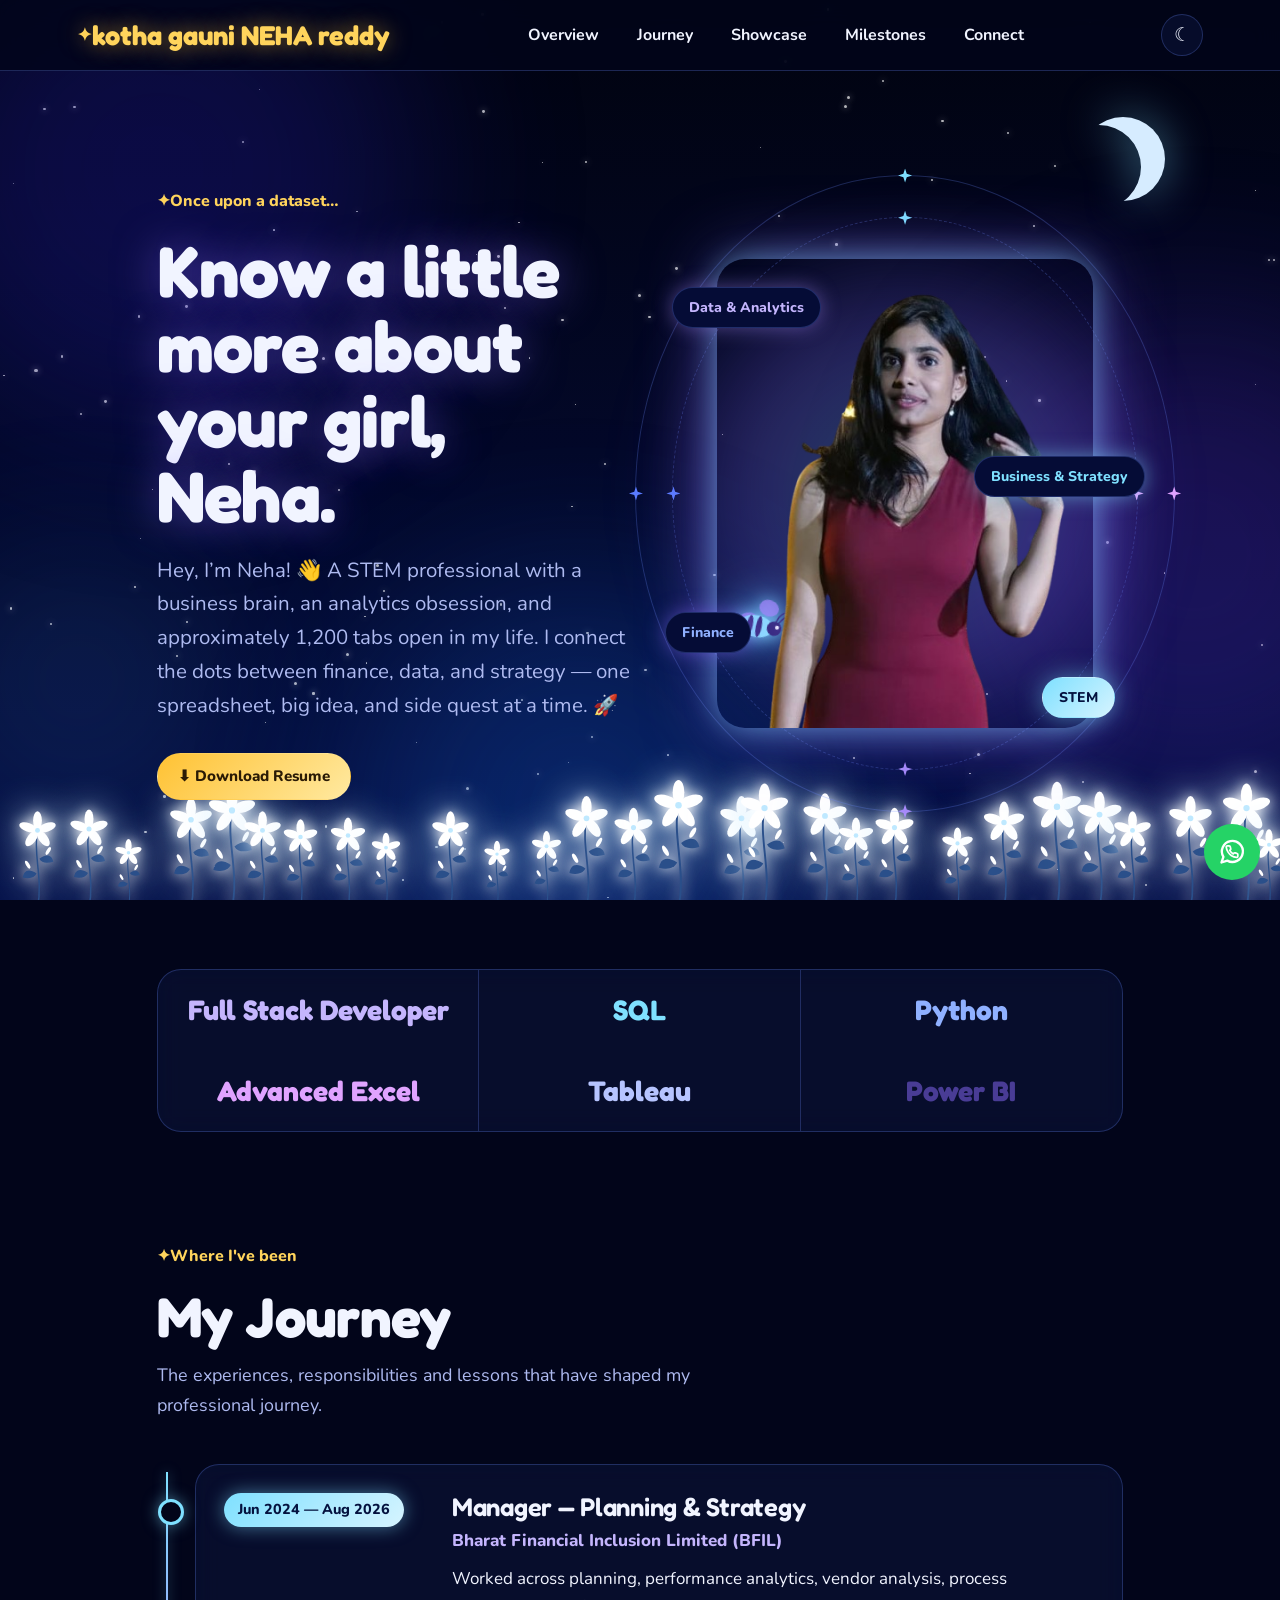
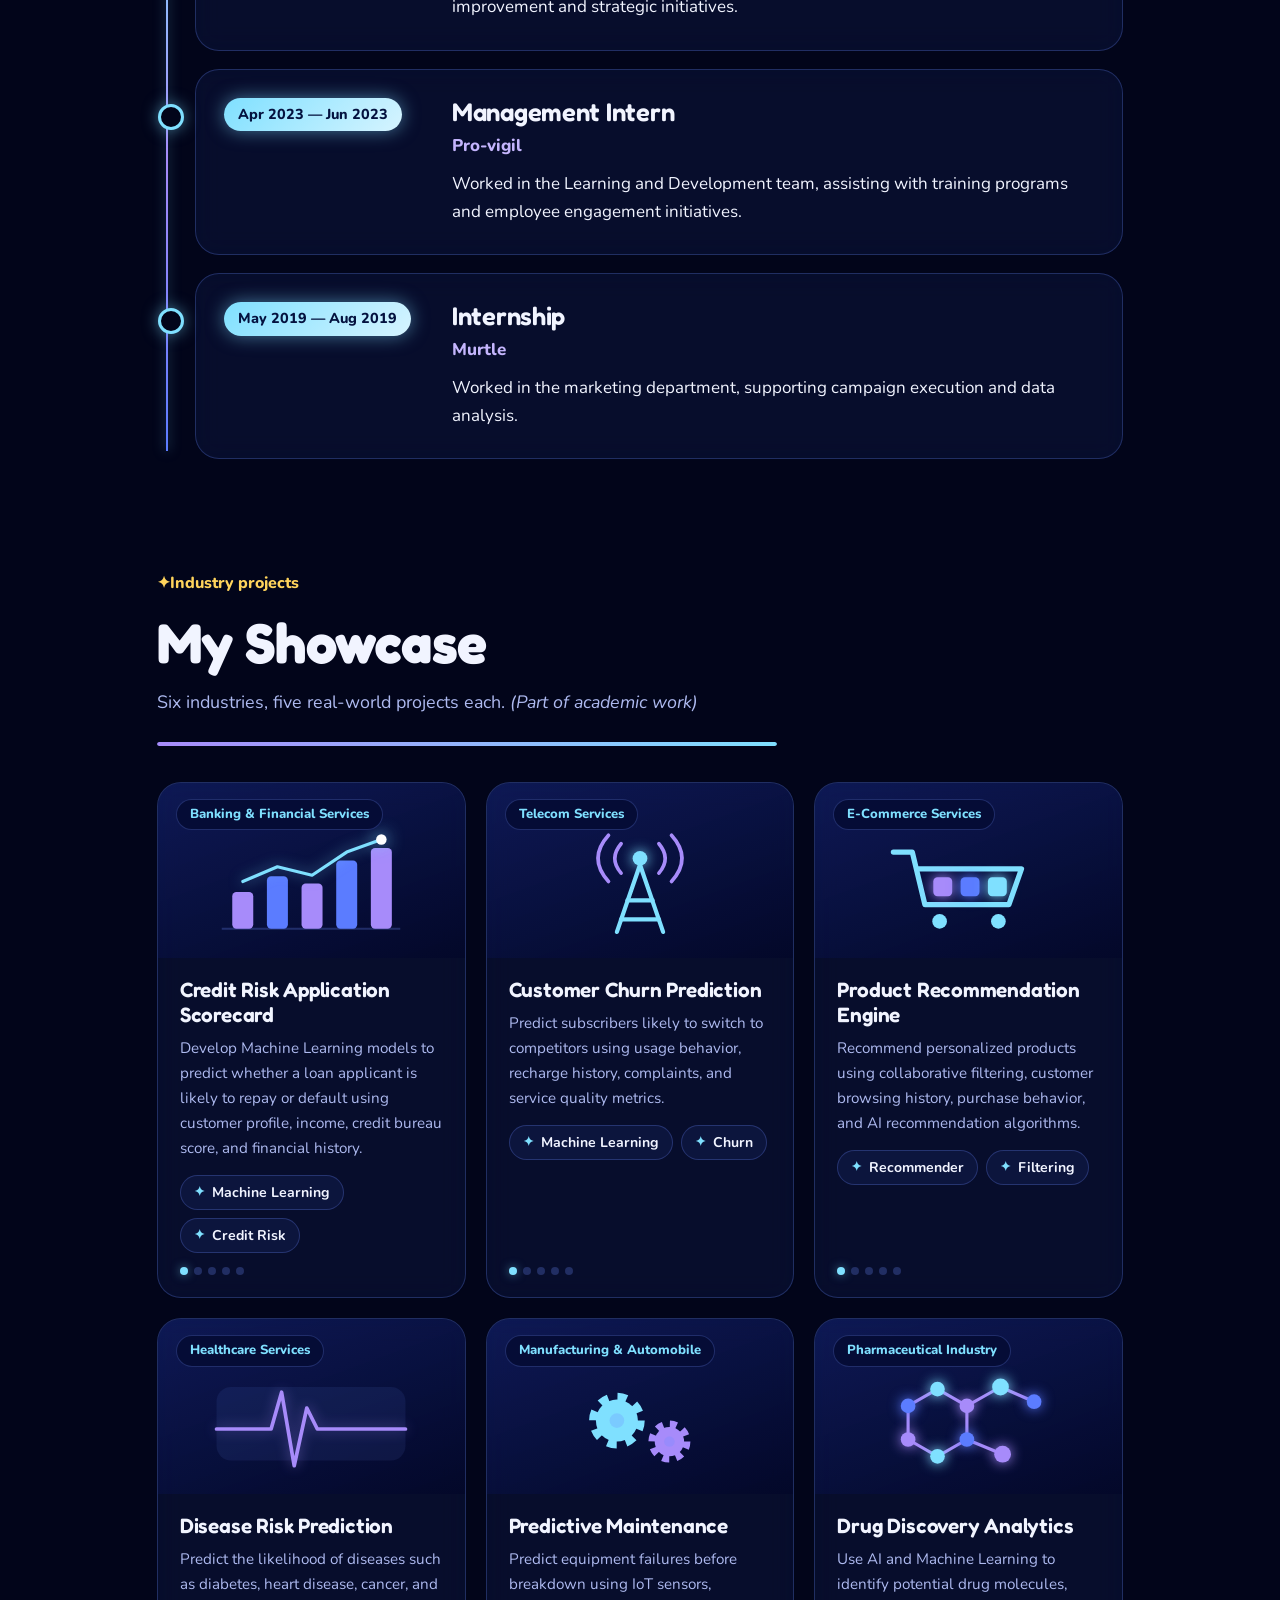
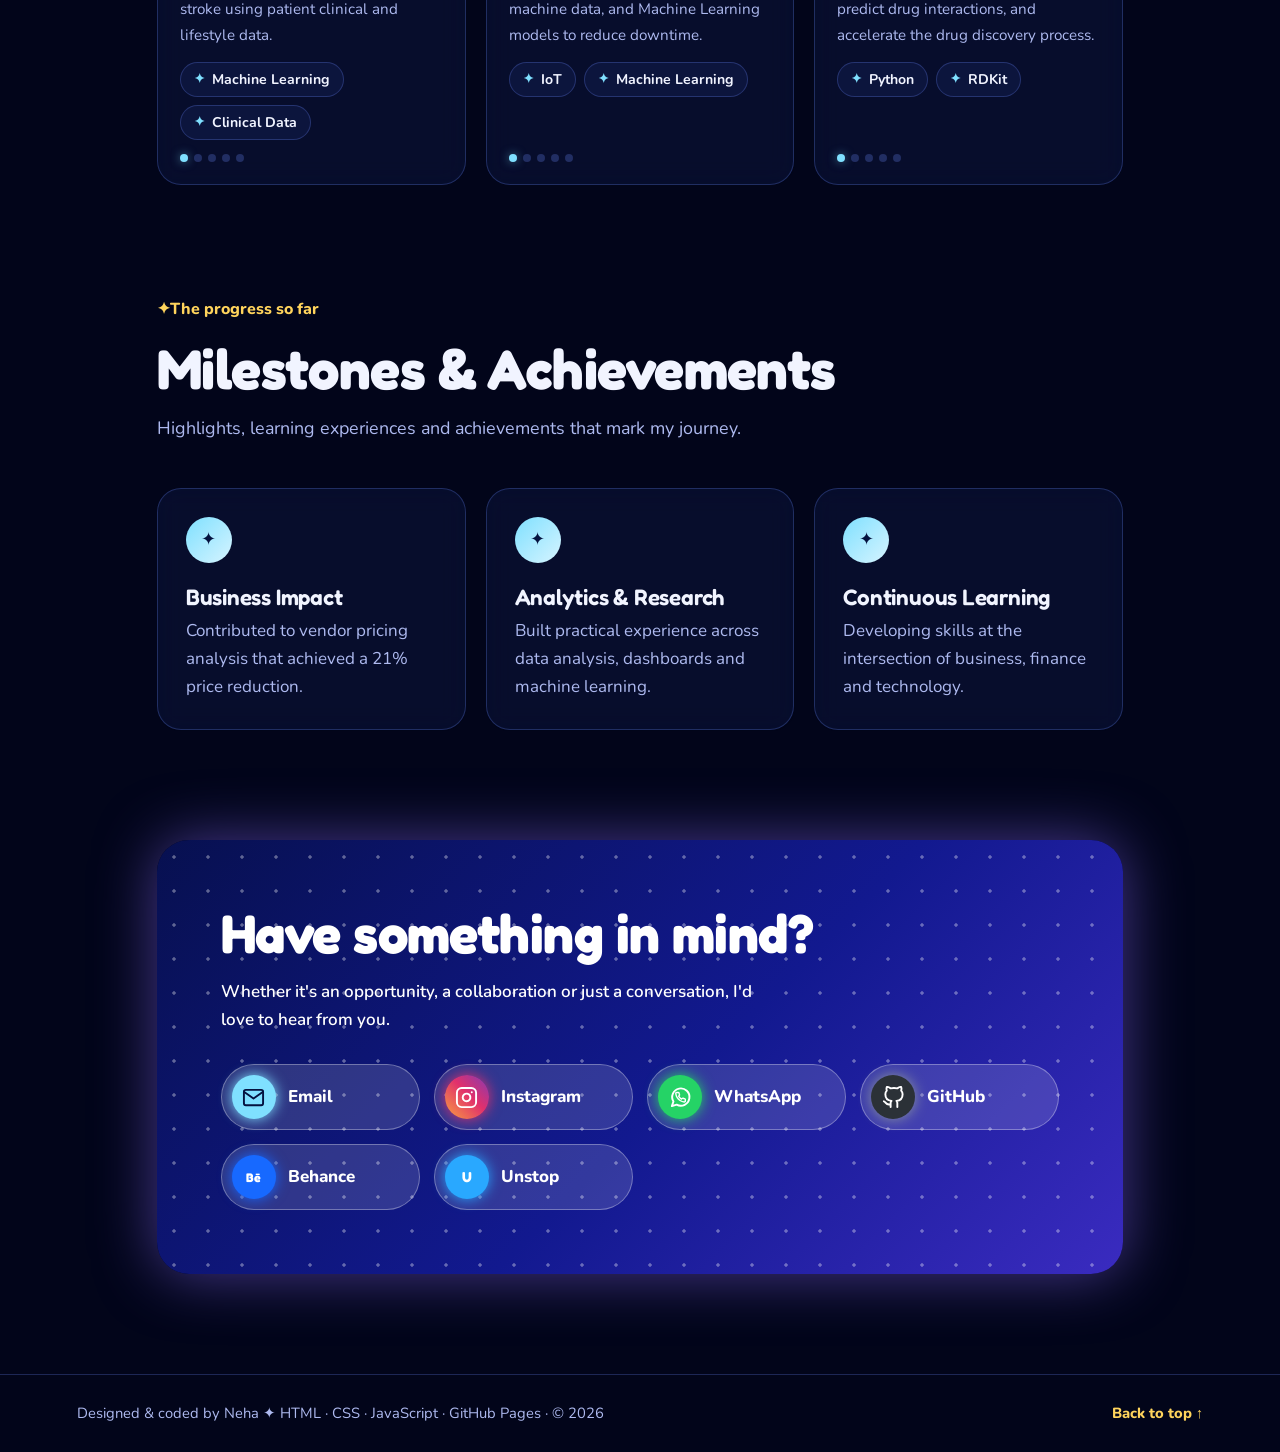
<file: index.html>
<!DOCTYPE html>
<html lang="en">
<head>
<meta charset="UTF-8" />
<meta name="viewport" content="width=device-width, initial-scale=1.0" />
<title>Neha Reddy | Hyderabad | Business, Finance &amp; Analytics</title>
<meta name="description" content="Neha's professional journey, projects and achievements across business, finance, strategy and analytics." />
<meta name="theme-color" content="#02051a" />
<link rel="canonical" href="https://nehaardy.github.io/" />
<meta property="og:type" content="website" />
<meta property="og:site_name" content="Neha Reddy" />
<meta property="og:title" content="Neha Reddy | Business, Finance &amp; Analytics" />
<meta property="og:description" content="Neha's professional journey, projects and achievements across business, finance, strategy and analytics." />
<meta property="og:url" content="https://nehaardy.github.io/" />
<meta property="og:image" content="https://nehaardy.github.io/og-image.png" />
<meta property="og:image:width" content="1200" />
<meta property="og:image:height" content="630" />
<meta name="twitter:card" content="summary_large_image" />
<meta name="twitter:title" content="Neha Reddy | Business, Finance &amp; Analytics" />
<meta name="twitter:description" content="Neha's professional journey, projects and achievements across business, finance, strategy and analytics." />
<meta name="twitter:image" content="https://nehaardy.github.io/og-image.png" />
<link rel="icon" href="data:image/svg+xml,%3Csvg xmlns='http://www.w3.org/2000/svg' viewBox='0 0 100 100'%3E%3Crect width='100' height='100' rx='24' fill='%2306124a'/%3E%3Ctext x='50' y='70' font-size='62' text-anchor='middle' fill='%23ffd45c' font-family='Arial' font-weight='700'%3EN%3C/text%3E%3C/svg%3E" />
<link rel="preconnect" href="https://fonts.googleapis.com" />
<link rel="preconnect" href="https://fonts.gstatic.com" crossorigin />
<link href="https://fonts.googleapis.com/css2?family=Fredoka:wght@500;600;700&family=Nunito:wght@400;600;700;800&display=swap" rel="stylesheet" />

<style>
/* =====================================================================
   ===================== CSS STARTS HERE ===============================
   ===================================================================== */

/* ---------- CSS: TOKENS, DEEP NIGHT (default) ---------- */
:root{
  --sky:linear-gradient(180deg,#01030f 0%,#030828 50%,#06124a 100%);
  --bg:#02051a;
  --surface:rgba(70,100,230,.09);
  --solid:#050c36;
  --header-bg:rgba(2,5,26,.82);
  --ink:#f1f4ff;
  --muted:#aebaf0;
  --edge:rgba(110,140,255,.26);
  --gold:#7fe0ff;
  --gold-soft:#d6f4ff;
  --moon:#d6ecff;
  --gold-ink:#7fe0ff;
  --blue:#a78bfa;
  --blue-ink:#c4b5fd;
  --violet:#5b7cff;
  --violet-ink:#8fb0ff;
  --purple-ink:#e0a3ff;
  --indigo-ink:#b6c4ff;
  --glow-g:rgba(127,224,255,.50);
  --glow-b:rgba(167,139,250,.45);
  --glow-v:rgba(139,108,255,.50);
  --on-gold:#04123f;
  --pop:#ffc233;--pop-soft:#ffe9a0;--pop-ink:#ffd45c;--on-pop:#2a1a05;--glow-p:rgba(255,194,51,.55);
  --viz-bg:linear-gradient(160deg,rgba(30,55,190,.28),rgba(2,6,40,.70));
  --night:1;
  --sp1:#7fe0ff;--sp2:#8fd6ff;--sp3:#8b6cff;--sp4:#ffffff;--sp5:#b8a4ff;
  --head:'Fredoka','Trebuchet MS',Arial,sans-serif;
  --body:'Nunito','Helvetica Neue',Arial,sans-serif;
  color-scheme:dark;
}
/* ---------- CSS: TOKENS, DAY ---------- */
body.light-theme{
  --sky:linear-gradient(180deg,#ffcf8a 0%,#ffe6bd 55%,#fff6e2 100%);
  --bg:#fff2dc;
  --surface:rgba(255,255,255,.72);
  --solid:#fffaf0;
  --header-bg:rgba(255,242,220,.88);
  --ink:#4a2a0a;
  --muted:#8a5a2b;
  --edge:rgba(180,100,20,.26);
  --gold:#ffb300;
  --gold-soft:#ffe9a0;
  --moon:#ffe9a8;
  --gold-ink:#a35a00;
  --blue:#d9482b;
  --blue-ink:#b3331a;
  --violet:#8a4b1f;
  --violet-ink:#7a3d12;
  --purple-ink:#c2410c;
  --indigo-ink:#9a3412;
  --glow-g:rgba(255,179,0,.55);
  --glow-b:rgba(217,72,43,.38);
  --glow-v:rgba(217,72,43,.30);
  --on-gold:#4a2a0a;
  --pop:#1e3a8a;--pop-soft:#5b7bd9;--pop-ink:#1e3a8a;--on-pop:#ffffff;--glow-p:--glow-p:rgba(30,58,138,.45);
     --viz-bg:linear-gradient(160deg,rgba(255,255,255,.92),rgba(255,226,170,.78));
  --night:0;
  --sp1:#ffb300;--sp2:#ff8a3d;--sp3:#e8572b;--sp4:#fff2b8;--sp5:#c2410c;
  color-scheme:light;
}

*{box-sizing:border-box;margin:0;padding:0}
html{scroll-behavior:smooth;scroll-padding-top:90px}
body{background:var(--bg);color:var(--ink);font-family:var(--body);font-size:17px;line-height:1.65;transition:background .4s,color .4s}
a{color:inherit;text-decoration:none}
button{font:inherit;color:inherit;cursor:pointer}
h1,h2,h3,h4{font-family:var(--head);line-height:1.1;letter-spacing:-.01em}
:focus-visible{outline:3px solid var(--gold);outline-offset:3px;border-radius:8px}
::selection{background:var(--gold);color:var(--on-gold)}

/* ---------- CSS: MOVING BACKGROUND ---------- */
.bg{position:fixed;inset:0;z-index:-1;overflow:hidden;pointer-events:none}
.sky{position:absolute;inset:0;background:var(--sky);transition:background .4s}
.layer{position:absolute;inset:0;transition:opacity .5s}
.night-only{opacity:var(--night)}

.stars i{position:absolute;border-radius:50%;background:#fff;box-shadow:0 0 6px #fff;
  opacity:.7;animation:twinkle var(--d,4s) ease-in-out infinite}
@keyframes twinkle{0%,100%{opacity:.15;transform:scale(.8)}50%{opacity:1;transform:scale(1.35)}}

.neb{position:absolute;border-radius:50%;filter:blur(90px);will-change:transform;opacity:.26}
.n1{width:520px;height:520px;background:#2a22c4;top:-10%;left:-8%;animation:drift1 26s ease-in-out infinite}
.n2{width:480px;height:480px;background:#5a2cc8;top:35%;right:-12%;animation:drift2 30s ease-in-out infinite}
.n3{width:440px;height:440px;background:#1560d0;bottom:-14%;left:28%;animation:drift3 34s ease-in-out infinite}
.n4{width:260px;height:260px;background:#4fa8ff;opacity:.12;bottom:10%;left:-4%;animation:drift2 38s ease-in-out infinite reverse}
body.light-theme .neb{opacity:.22}
body.light-theme .n1{background:#ffb347}
body.light-theme .n2{background:#ff7a45}
body.light-theme .n3{background:#ffd45c}
body.light-theme .n4{background:#ff9d6b;opacity:.18}
@keyframes drift1{0%,100%{transform:translate(0,0) scale(1)}50%{transform:translate(18vw,14vh) scale(1.15)}}
@keyframes drift2{0%,100%{transform:translate(0,0) scale(1)}50%{transform:translate(-16vw,-12vh) scale(1.2)}}
@keyframes drift3{0%,100%{transform:translate(0,0) scale(1.1)}50%{transform:translate(-14vw,-16vh) scale(.9)}}

.moon{position:absolute;top:13%;right:9%;width:84px;height:84px;border-radius:50%;
  box-shadow:inset -24px 8px 0 0 var(--moon);filter:drop-shadow(0 0 22px var(--glow-g));
  animation:moonBob 9s ease-in-out infinite}
@keyframes moonBob{0%,100%{transform:translateY(0) rotate(-8deg)}50%{transform:translateY(-16px) rotate(4deg)}}

.cloud{position:absolute;left:-30vw;width:260px;height:64px;border-radius:64px;
  background:rgba(130,160,255,.11);filter:blur(12px);animation:cloudMove linear infinite}
.cloud::before,.cloud::after{content:"";position:absolute;border-radius:50%;background:inherit}
.cloud::before{width:110px;height:90px;left:30px;top:-40px}
.cloud::after{width:90px;height:70px;left:120px;top:-26px}
.c1{top:18%;animation-duration:90s}
.c2{top:46%;transform:scale(1.4);animation-duration:120s;animation-delay:-50s}
.c3{top:70%;transform:scale(.9);animation-duration:100s;animation-delay:-20s}
body.light-theme .cloud{background:rgba(255,236,200,.8)}
@keyframes cloudMove{to{translate:150vw 0}}

.shoot{position:absolute;right:-5%;width:140px;height:2px;border-radius:2px;opacity:0;
  background:linear-gradient(90deg,#fff,rgba(255,255,255,0));filter:drop-shadow(0 0 6px #fff);
  animation:shoot 9s linear infinite}
.sh1{top:12%;animation-delay:1s}
.sh2{top:30%;animation-delay:4.5s;animation-duration:11s}
.sh3{top:6%;animation-delay:7s;animation-duration:13s}
@keyframes shoot{
  0%{transform:rotate(-20deg) translateX(0);opacity:0}
  3%{opacity:1}
  14%{transform:rotate(-20deg) translateX(-95vw);opacity:0}
  100%{transform:rotate(-20deg) translateX(-95vw);opacity:0}
}

.sparks i{position:absolute;bottom:-30px;background:var(--c,#ffd45c);
  clip-path:polygon(50% 0,62% 38%,100% 50%,62% 62%,50% 100%,38% 62%,0 50%,38% 38%);
  filter:drop-shadow(0 0 6px var(--c,#ffd45c));opacity:0;
  animation:rise var(--t,18s) linear infinite}
@keyframes rise{
  0%{transform:translate(0,0) rotate(0);opacity:0}
  10%{opacity:.95}
  50%{transform:translate(var(--x,30px),-55vh) rotate(180deg)}
  90%{opacity:.8}
  100%{transform:translate(calc(var(--x,30px) * -1),-112vh) rotate(360deg);opacity:0}
}

.fw{position:absolute;width:0;height:0}
.fw i{position:absolute;left:0;top:0;width:5px;height:5px;border-radius:50%;
  background:var(--c);box-shadow:0 0 10px var(--c);animation:fwOut 1.6s ease-out forwards}
@keyframes fwOut{
  0%{transform:translate(0,0) scale(1);opacity:1}
  75%{opacity:1}
  100%{transform:translate(var(--dx),calc(var(--dy) + 34px)) scale(.3);opacity:0}
}

/* ---------- CSS: SUN, SUNFLOWERS, JASMINE, BEE ---------- */
.day-only{opacity:calc(1 - var(--night))}

/* sun (day) */
.sun{position:absolute;top:9%;right:8%;width:100px;height:100px;border-radius:50%;
  background:radial-gradient(circle at 35% 35%,#fff6c2,#ffd45c 55%,#ffb300);
  box-shadow:0 0 50px 14px rgba(255,192,46,.65);animation:moonBob 9s ease-in-out infinite}
.sun::before{content:"";position:absolute;inset:-38px;border-radius:50%;
  background:repeating-conic-gradient(var(--gold) 0 5deg,transparent 5deg 22.5deg);
  -webkit-mask:radial-gradient(circle,transparent 52%,#000 54%,#000 100%);
  mask:radial-gradient(circle,transparent 52%,#000 54%,#000 100%);
  animation:spin 40s linear infinite}
body:not(.light-theme) .sun{display:none}

/* garden: sunflowers by day, jasmine by night */
.garden{position:absolute;left:0;right:0;bottom:0;top:auto;height:30vh;pointer-events:none}
.flower{position:absolute;bottom:-8px;transform-origin:50% 100%;
  animation:sway var(--s,6s) ease-in-out infinite alternate}
.flower svg{display:block;width:100%;height:auto;overflow:visible}
@keyframes sway{from{transform:rotate(-3.5deg)}to{transform:rotate(3.5deg)}}
.flower .jas{display:none;filter:drop-shadow(0 0 7px #fff) drop-shadow(0 0 18px rgba(190,230,255,.85))}
body:not(.light-theme) .flower .sunf{display:none}
body:not(.light-theme) .flower .jas{display:block}
body.light-theme .flower .jas{display:none}
.jas-petal{fill:#fff}
.jas-glow{animation:jasGlow 3.2s ease-in-out infinite alternate}
@keyframes jasGlow{from{opacity:.75}to{opacity:1}}

/* bee */
.bee{position:absolute;left:0;top:0;width:58px;z-index:2;will-change:transform;
  --bee-body:#ffc928;--bee-dark:#2a1a05;--bee-wing:rgba(255,255,255,.75);
  filter:drop-shadow(0 3px 4px rgba(0,0,0,.25))}
body:not(.light-theme) .bee{
  --bee-body:#8ff0ff;--bee-dark:#2b1f6b;--bee-wing:rgba(167,139,250,.75);
  filter:drop-shadow(0 0 8px #7fe0ff) drop-shadow(0 0 20px #4fc3ff)}
.bee svg{display:block;width:100%;height:auto;overflow:visible}
.bee .b-body{fill:var(--bee-body)}
.bee .b-dark{fill:var(--bee-dark)}
.bee .b-wing{fill:var(--bee-wing);transform-box:fill-box;transform-origin:50% 100%;
  animation:flap .09s ease-in-out infinite alternate}
.bee .b-wing.w2{animation-delay:-.045s}
@keyframes flap{from{transform:scaleY(1)}to{transform:scaleY(.35)}}

/* bee trick: sparkle trail */
.trail{position:absolute;width:12px;height:12px;margin:-6px 0 0 -6px;background:var(--pop);
  clip-path:polygon(50% 0,62% 38%,100% 50%,62% 62%,50% 100%,38% 62%,0 50%,38% 38%);
  filter:drop-shadow(0 0 6px var(--pop));pointer-events:none;z-index:1;animation:trailFade .9s ease-out forwards}
@keyframes trailFade{to{opacity:0;transform:translate(var(--tx),var(--ty)) scale(.2) rotate(180deg)}}

/* bee quote bubble */
.bee-quote{position:absolute;left:0;top:0;z-index:3;width:max-content;max-width:min(250px,72vw);
  padding:10px 14px;border-radius:16px;background:var(--solid);color:var(--ink);
  border:1px solid var(--edge);box-shadow:0 0 22px var(--glow-p);
  font-weight:800;font-size:.9rem;line-height:1.35;text-align:center;
  opacity:0;transform:translateY(6px) scale(.95);transition:opacity .3s,transform .3s;pointer-events:none}
.bee-quote.show{opacity:1;transform:none}
.bee-quote::after{content:"";position:absolute;bottom:-6px;left:var(--tail,50%);width:12px;height:12px;margin-left:-6px;
  background:var(--solid);border-right:1px solid var(--edge);border-bottom:1px solid var(--edge);transform:rotate(45deg)}

/* ---------- CSS: SUNRISE / MOONRISE THEME WIPE ---------- */
.theme-wipe{position:fixed;inset:0;z-index:450;overflow:hidden;pointer-events:none}
.theme-wipe .disc{position:absolute;left:50%;top:50%;border-radius:50%;margin:-55px 0 0 -55px;width:110px;height:110px}
.theme-wipe.to-day{background:linear-gradient(180deg,#ffcf8a 0%,#ffe6bd 55%,#fff6e2 100%)}
.theme-wipe.to-day .disc{background:radial-gradient(circle at 35% 35%,#fff6c2,#ffd45c 55%,#ffb300);box-shadow:0 0 70px 20px rgba(255,179,0,.7)}
.theme-wipe.to-night{background:linear-gradient(180deg,#01030f 0%,#030828 50%,#06124a 100%)}
.theme-wipe.to-night .disc{width:90px;height:90px;margin:-45px 0 0 -45px;box-shadow:inset -26px 8px 0 0 #d6ecff;filter:drop-shadow(0 0 26px rgba(127,224,255,.7))}

/* ---------- CSS: HEADER ---------- */
.header{position:sticky;top:0;z-index:100;display:flex;align-items:center;gap:16px;
  padding:14px 6%;background:var(--header-bg);border-bottom:1px solid var(--edge);
  backdrop-filter:blur(14px);-webkit-backdrop-filter:blur(14px)}
.logo{order:1;font-family:var(--head);font-weight:700;font-size:1.7rem;line-height:1;
  color:var(--pop-ink);text-shadow:0 0 22px var(--glow-p)}
.logo::before{content:"\2726 ";font-size:1.1rem;vertical-align:.2em}
.navigation{order:2;margin-inline:auto;display:flex;align-items:center;gap:6px}
.navigation>a{padding:8px 16px;border-radius:999px;font-weight:700;font-size:1rem;transition:background .2s,box-shadow .2s,color .2s}
.navigation>a:hover{background:var(--surface);color:var(--pop-ink);box-shadow:0 0 18px var(--glow-p)}
.header-actions{order:3;display:flex;gap:10px;align-items:center}
.icon-btn{width:42px;height:42px;border-radius:50%;border:1px solid var(--edge);background:var(--surface);
  display:grid;place-items:center;font-size:1.2rem;line-height:1;transition:transform .2s,box-shadow .2s,border-color .2s}
.icon-btn:hover{transform:translateY(-2px);border-color:var(--gold);box-shadow:0 0 20px var(--glow-g)}
.sun-icon,.moon-icon{grid-area:1/1}
.sun-icon{display:none}
body.light-theme .sun-icon{display:inline}
body.light-theme .moon-icon{display:none}
#menu-close{display:none}

/* ---------- CSS: BUTTONS ---------- */
.btn{display:inline-flex;align-items:center;gap:8px;padding:13px 26px;border:1px solid var(--edge);
  border-radius:999px;font-weight:800;background:var(--surface);
  backdrop-filter:blur(8px);-webkit-backdrop-filter:blur(8px);
  transition:transform .2s,box-shadow .25s,border-color .25s}
.btn:hover{transform:translateY(-3px);border-color:var(--gold);box-shadow:0 0 26px var(--glow-g)}
.btn-primary{background:linear-gradient(135deg,var(--pop),var(--pop-soft));color:var(--on-pop);border-color:transparent;
  animation:glowPulseP 2.8s ease-in-out infinite}
.btn-primary:hover{box-shadow:0 0 38px var(--glow-p);border-color:transparent}
.btn-sm{padding:10px 20px;font-size:.95rem}
@keyframes glowPulseP{
  0%,100%{box-shadow:0 0 14px var(--glow-p)}
  50%{box-shadow:0 0 34px var(--glow-p),0 0 6px var(--glow-p)}
}
@keyframes glowPulse{
  0%,100%{box-shadow:0 0 14px var(--glow-g)}
  50%{box-shadow:0 0 34px var(--glow-g),0 0 6px var(--glow-g)}
}

/* ---------- CSS: LAYOUT ---------- */
main{overflow-x:clip}
.wrap{width:min(1120px,100%);margin-inline:auto;padding-inline:6%}
.section{padding-top:110px}
.pill{display:inline-block;color:var(--pop-ink);font-weight:800;font-size:1rem;margin-bottom:16px}
.pill::before{content:"\2726 ";color:var(--pop-ink)}
.section h2{font-size:clamp(2.2rem,5vw,3.5rem);font-weight:700;margin-bottom:14px}
.lead{color:var(--muted);font-size:1.12rem;max-width:620px;margin-bottom:44px}

/* ---------- CSS: HERO (text + portrait with orbits) ---------- */
.hero{position:relative;display:grid;grid-template-columns:1.05fr .95fr;gap:48px;align-items:center;
  width:min(1120px,100%);margin-inline:auto;min-height:calc(100svh - 72px);padding:56px 6% 40px}
.hero-text{animation:rise2 .9s cubic-bezier(.2,.8,.2,1) both}
.hero .pill{margin-bottom:18px}
.hero h1{font-size:clamp(2.6rem,5.6vw,4.6rem);font-weight:700;line-height:1.05;margin-bottom:20px;
  text-shadow:0 0 44px var(--glow-v)}
.intro{color:var(--muted);font-size:clamp(1.08rem,2vw,1.28rem);max-width:520px;margin:0 0 30px}
.cta-row{display:flex;flex-wrap:wrap;gap:14px}
@keyframes bob{0%,100%{translate:0 0}50%{translate:0 -9px}}
@keyframes rise2{from{opacity:0;transform:translateY(26px)}to{opacity:1;transform:none}}
@keyframes spin{to{transform:rotate(360deg)}}

.portrait{position:relative;width:min(400px,86%);aspect-ratio:4/5;margin-inline:auto;
  --rx:0deg;--ry:0deg;perspective:900px}
.aura{position:absolute;inset:-12%;border-radius:50%;
  background:radial-gradient(circle,var(--glow-g),var(--glow-v) 45%,transparent 70%);
  filter:blur(40px);opacity:.55;animation:auraPulse 6s ease-in-out infinite}
@keyframes auraPulse{0%,100%{transform:scale(.92);opacity:.4}50%{transform:scale(1.08);opacity:.7}}

.orbit{position:absolute;border-radius:50%;pointer-events:none}
.o1{inset:-9% -12%;border:1.5px dashed var(--edge);animation:spin 40s linear infinite}
.o2{inset:-18% -22%;border:1px solid var(--edge);animation:spin 60s linear infinite reverse}
.orbit i{position:absolute;width:14px;height:14px;background:var(--gold);
  clip-path:polygon(50% 0,62% 38%,100% 50%,62% 62%,50% 100%,38% 62%,0 50%,38% 38%);
  filter:drop-shadow(0 0 6px var(--gold))}
.orbit i:nth-child(1){top:-7px;left:calc(50% - 7px);background:var(--gold);filter:drop-shadow(0 0 6px var(--gold))}
.orbit i:nth-child(2){bottom:-7px;left:calc(50% - 7px);background:var(--blue);filter:drop-shadow(0 0 6px var(--blue))}
.orbit i:nth-child(3){top:calc(50% - 7px);left:-7px;background:var(--violet);filter:drop-shadow(0 0 6px var(--violet))}
.orbit i:nth-child(4){top:calc(50% - 7px);right:-7px;background:var(--purple-ink);filter:drop-shadow(0 0 6px var(--purple-ink))}

.portrait-img{position:absolute;inset:0;width:100%;height:100%;object-fit:cover;object-position:50% 20%;
  display:block;border:0;border-radius:28px;
  box-shadow:0 0 30px var(--glow-g),0 0 70px var(--glow-v);
  transform:rotateX(var(--rx)) rotateY(var(--ry));
  transition:transform .25s ease-out;
  animation:imgGlow 5s ease-in-out infinite}
@keyframes imgGlow{
  0%,100%{box-shadow:0 0 30px var(--glow-g),0 0 70px var(--glow-v)}
  50%{box-shadow:0 0 50px var(--glow-g),0 0 110px var(--glow-v)}
}

.chip{position:absolute;z-index:3;padding:8px 16px;border:1px solid var(--edge);border-radius:999px;
  background:var(--solid);font-weight:800;font-size:.88rem;white-space:nowrap;
  animation:bob 5s ease-in-out infinite}
.chip-a{top:6%;left:-12%;color:var(--blue-ink);box-shadow:0 0 20px var(--glow-b)}
.chip-b{top:42%;right:-14%;color:var(--gold-ink);box-shadow:0 0 20px var(--glow-g);animation-delay:-1.6s}
.chip-c{bottom:16%;left:-14%;color:var(--violet-ink);box-shadow:0 0 20px var(--glow-v);animation-delay:-3.2s}
.chip-d{bottom:2%;right:-6%;color:var(--on-gold);background:linear-gradient(135deg,var(--gold),var(--gold-soft));
  border-color:transparent;box-shadow:0 0 24px var(--glow-g);animation-delay:-2.4s}

/* ---------- CSS: STATS (skills), 3 columns x 2 rows with divider lines ---------- */
.stats{display:grid;grid-template-columns:repeat(3,1fr);background:var(--surface);
  border:1px solid var(--edge);border-radius:24px;backdrop-filter:blur(12px);-webkit-backdrop-filter:blur(12px)}
.stat{padding:24px 16px;text-align:center;border-right:1px solid var(--edge)}
.stat:nth-child(3n){border-right:0}
.stat:nth-child(n+4){border-bottom:0}
.stat strong{display:block;font-family:var(--head);font-size:clamp(1.25rem,2.2vw,1.9rem);font-weight:700;line-height:1.15;color:var(--blue-ink)}
.stat:nth-child(2) strong{color:var(--gold-ink)}
.stat:nth-child(3) strong{color:var(--violet-ink)}
.stat:nth-child(4) strong{color:var(--purple-ink)}
.stat:nth-child(5) strong{color:var(--indigo-ink)}
.stat:nth-child(6) strong{color:var(--glow-v)}

/* ---------- CSS: CARDS / JOURNEY ---------- */
.t-item,.m-card{background:var(--surface);border:1px solid var(--edge);border-radius:24px;
  backdrop-filter:blur(12px);-webkit-backdrop-filter:blur(12px);
  transition:transform .3s,box-shadow .3s,border-color .3s}
.t-item:hover,.m-card:hover{transform:translateY(-4px);border-color:var(--gold);box-shadow:0 0 34px var(--glow-g)}

.timeline{position:relative;display:grid;gap:18px;padding-left:38px}
.timeline::before{content:"";position:absolute;left:9px;top:8px;bottom:8px;width:2px;
  background:linear-gradient(var(--gold),var(--blue),var(--violet));box-shadow:0 0 12px var(--glow-g)}
.t-item{position:relative;display:grid;grid-template-columns:200px 1fr;gap:28px;padding:28px}
.t-item::before{content:"";position:absolute;left:-38px;top:34px;width:20px;height:20px;border-radius:50%;
  background:var(--bg);border:3px solid var(--gold);box-shadow:0 0 16px var(--glow-g)}
.t-date{align-self:start;justify-self:start;padding:5px 14px;background:linear-gradient(135deg,var(--gold),var(--gold-soft));
  color:var(--on-gold);border-radius:999px;font-weight:800;font-size:.9rem;box-shadow:0 0 18px var(--glow-g)}
.t-item h3{font-size:1.6rem;font-weight:600;margin-bottom:6px}
.company{color:var(--blue-ink);font-weight:800;margin-bottom:10px}

/* ---------- CSS: SHOWCASE (6 fixed industries, rotating projects) ---------- */
.chips{display:flex;flex-wrap:wrap;gap:8px;list-style:none}
.chips li{display:flex;align-items:center;gap:7px;padding:5px 13px;background:var(--surface);
  border:1px solid var(--edge);border-radius:999px;font-weight:700;font-size:.88rem;transition:box-shadow .25s,border-color .25s}
.chips li:hover{border-color:var(--gold);box-shadow:0 0 16px var(--glow-g)}
.chips li::before{content:"\2726";color:var(--gold-ink);font-size:.8rem}

/* countdown bar (restarts every 3 seconds) */
.rot-track{height:4px;max-width:620px;margin:-20px 0 36px;border-radius:4px;background:var(--edge);overflow:hidden}
#rot-bar{height:100%;width:0;border-radius:4px;background:linear-gradient(90deg,var(--blue),var(--gold));
  animation:rotbar 3s linear forwards}
@keyframes rotbar{to{width:100%}}

/* industry cards */
.ind-grid{display:grid;grid-template-columns:repeat(3,1fr);gap:20px}
.ind{display:flex;flex-direction:column;overflow:hidden;background:var(--surface);border:1px solid var(--edge);
  border-radius:24px;backdrop-filter:blur(12px);-webkit-backdrop-filter:blur(12px);
  transition:transform .3s,box-shadow .3s,border-color .3s}
.ind:hover{transform:translateY(-4px);border-color:var(--gold);box-shadow:0 0 34px var(--glow-g)}
.ind-viz{position:relative;display:grid;place-items:center;min-height:175px;padding:44px 16px 10px;background:var(--viz-bg)}
.ind-viz svg{width:100%;max-width:210px;height:auto;overflow:visible}
.viz-label{position:absolute;left:18px;top:16px;z-index:2;padding:4px 13px;border-radius:999px;
  background:var(--solid);border:1px solid var(--edge);color:var(--gold-ink);font-weight:800;font-size:.82rem}
.ind-body{display:flex;flex-direction:column;flex:1;padding:20px 22px 22px}
.proj{flex:1;min-height:215px;transition:opacity .5s,transform .5s}
.proj.out{opacity:0;transform:translateY(8px)}
.proj h4{font-family:var(--head);font-size:1.3rem;font-weight:600;line-height:1.2;margin-bottom:8px}
.proj p{color:var(--muted);font-size:.95rem;margin-bottom:14px}
.dots{display:flex;gap:6px;margin-top:14px}
.dots i{width:8px;height:8px;border-radius:50%;background:var(--edge);transition:background .3s,box-shadow .3s}
.dots i.on{background:var(--gold);box-shadow:0 0 10px var(--glow-g)}

/* graphic helpers */
.f-gold{fill:var(--gold)}.f-blue{fill:var(--blue)}.f-violet{fill:var(--violet)}
.s-gold{stroke:var(--gold)}.s-blue{stroke:var(--blue)}.s-violet{stroke:var(--violet)}.s-edge{stroke:var(--edge)}
.f-ink{fill:var(--ink)}.f-track{fill:var(--edge)}

/* graphic animations: molecule (pharma) */
.bond{fill:none;stroke:var(--blue);stroke-width:3;stroke-linecap:round;stroke-linejoin:round;
  filter:drop-shadow(0 0 5px var(--glow-b))}
.atom{transform-box:fill-box;transform-origin:center;animation:pulseAtom 3s ease-in-out infinite;
  filter:drop-shadow(0 0 6px currentColor)}
.atom:nth-of-type(2n){animation-delay:-.8s}
.atom:nth-of-type(3n){animation-delay:-1.6s}
@keyframes pulseAtom{0%,100%{transform:scale(1)}50%{transform:scale(1.28)}}
.fillbar{transform-box:fill-box;transform-origin:left;animation:fillBar 3.6s ease-in-out infinite alternate}
@keyframes fillBar{0%{transform:scaleX(.15)}100%{transform:scaleX(1)}}

/* graphic animations: bars + trend (banking) */
.gbar{transform-box:fill-box;transform-origin:bottom;animation:growBar 2.8s ease-in-out infinite alternate}
.gbar:nth-of-type(2){animation-delay:-.4s}
.gbar:nth-of-type(3){animation-delay:-.8s}
.gbar:nth-of-type(4){animation-delay:-1.2s}
.gbar:nth-of-type(5){animation-delay:-1.6s}
@keyframes growBar{from{transform:scaleY(.25)}to{transform:scaleY(1)}}
.trend{fill:none;stroke:var(--gold);stroke-width:3;stroke-linecap:round;stroke-linejoin:round;
  stroke-dasharray:260;animation:drawLine 3.4s ease-in-out infinite alternate;
  filter:drop-shadow(0 0 6px var(--glow-g))}
@keyframes drawLine{from{stroke-dashoffset:260}to{stroke-dashoffset:0}}
.endpoint{fill:#fff;transform-box:fill-box;transform-origin:center;animation:pulseAtom 1.8s ease-in-out infinite;
  filter:drop-shadow(0 0 8px var(--gold))}

/* graphic animations: signal waves (telecom) */
.wave{fill:none;stroke:var(--blue);stroke-width:3.5;stroke-linecap:round;animation:wave 1.8s ease-in-out infinite}
.w2{animation-delay:-.9s}
@keyframes wave{0%,100%{opacity:.2}50%{opacity:1}}

/* graphic animations: ECG line (healthcare) */
.ecg{fill:none;stroke:var(--blue);stroke-width:3.5;stroke-linecap:round;stroke-linejoin:round;
  stroke-dasharray:340;animation:ecg 3s linear infinite;filter:drop-shadow(0 0 6px var(--glow-b))}
@keyframes ecg{from{stroke-dashoffset:340}to{stroke-dashoffset:0}}

/* graphic animations: gears (manufacturing) */
.gear{transform-box:fill-box;transform-origin:center;animation:spin 9s linear infinite}
.gear.rev{animation-direction:reverse;animation-duration:7s}

/* ---------- CSS: MILESTONES ---------- */
.m-grid{display:grid;grid-template-columns:repeat(3,1fr);gap:20px}
.m-card{padding:28px}
.m-icon{display:grid;place-items:center;width:46px;height:46px;margin-bottom:22px;border-radius:50%;
  background:linear-gradient(135deg,var(--gold),var(--gold-soft));color:var(--on-gold);font-size:1.15rem;
  animation:glowPulse 3s ease-in-out infinite}
.m-card:nth-child(2) .m-icon{animation-delay:-1s}
.m-card:nth-child(3) .m-icon{animation-delay:-2s}
.m-card h3{font-size:1.4rem;font-weight:600;margin-bottom:8px}
.m-card p{color:var(--muted)}

/* ---------- CSS: CONNECT + SOCIAL ICONS ---------- */
.connect-card{position:relative;overflow:hidden;padding:clamp(32px,6vw,64px);
  background:linear-gradient(135deg,#071050 0%,#12198f 55%,#3a2bc0 100%);color:#ffffff;
  border-radius:32px;box-shadow:0 0 60px var(--glow-v)}
.connect-card::before{content:"";position:absolute;inset:0;opacity:.35;
  background-image:radial-gradient(circle,#fff 1.4px,transparent 2px);background-size:34px 34px;
  animation:dots 20s linear infinite}
@keyframes dots{to{background-position:34px 34px}}
.connect-card::after{content:"";position:absolute;inset:0;pointer-events:none;
  background:linear-gradient(110deg,transparent 35%,rgba(255,255,255,.22) 50%,transparent 65%);
  transform:translateX(-120%);animation:sheen 6s ease-in-out infinite}
@keyframes sheen{0%,55%{transform:translateX(-120%)}100%{transform:translateX(120%)}}
.connect-card h2{position:relative;font-size:clamp(2.2rem,5vw,3.4rem);font-weight:700;margin-bottom:14px}
.connect-card>p{position:relative;max-width:560px;margin-bottom:30px;font-weight:600}
.socials{position:relative;z-index:1;display:grid;grid-template-columns:repeat(auto-fit,minmax(190px,1fr));gap:14px}
.social{--c:var(--gold);display:flex;align-items:center;gap:12px;padding:10px 20px 10px 10px;border-radius:999px;
  background:rgba(255,255,255,.14);border:1px solid rgba(255,255,255,.32);color:#fff;font-weight:800;
  transition:transform .2s,box-shadow .25s,background .25s}
.social:hover{transform:translateY(-4px);background:rgba(255,255,255,.24);box-shadow:0 0 30px var(--c)}
.ico{flex:none;width:44px;height:44px;border-radius:50%;display:grid;place-items:center;color:#fff;
  background:var(--c);box-shadow:0 0 14px var(--c)}
.ico svg{width:23px;height:23px;fill:none;stroke:currentColor;stroke-width:2;stroke-linecap:round;stroke-linejoin:round}
body.light-theme .connect-card{background:linear-gradient(135deg,#7a2e0a 0%,#c2410c 55%,#f59e0b 100%);box-shadow:0 0 60px var(--glow-g)}
.s-mail{--c:var(--gold)}.s-mail .ico{color:var(--on-gold)}
.s-git{--c:#8b949e}.s-git .ico{background:#2b3137}
.s-insta{--c:#e1306c}.s-insta .ico{background:linear-gradient(45deg,#f9a03f,#e1306c 55%,#833ab4)}
.s-behance{--c:#1769ff}
.s-unstop{--c:#29a8ff}
.s-wa{--c:#25d366}

.wa-float{position:fixed;right:20px;bottom:20px;z-index:90;width:56px;height:56px;border-radius:50%;
  display:grid;place-items:center;background:#25d366;color:#fff;
  box-shadow:0 0 0 0 rgba(37,211,102,.6);animation:waPulse 2.4s ease-out infinite;transition:transform .2s}
.wa-float:hover{transform:scale(1.08)}
.wa-float svg{width:28px;height:28px;fill:none;stroke:currentColor;stroke-width:2;stroke-linecap:round;stroke-linejoin:round}
@keyframes waPulse{
  0%{box-shadow:0 0 0 0 rgba(37,211,102,.55),0 0 18px rgba(37,211,102,.5)}
  100%{box-shadow:0 0 0 22px rgba(37,211,102,0),0 0 18px rgba(37,211,102,.5)}
}

/* ---------- CSS: PASSCODE POPUP ---------- */
.modal{position:fixed;inset:0;z-index:500;display:grid;place-items:center;padding:20px;background:rgba(1,3,15,.7);backdrop-filter:blur(6px);-webkit-backdrop-filter:blur(6px)}
.modal[hidden]{display:none}
.modal-card{position:relative;width:min(400px,100%);padding:32px 28px;background:var(--solid);border:1px solid var(--edge);border-radius:24px;box-shadow:0 0 50px var(--glow-v)}
.modal-card h3{font-size:1.6rem;margin-bottom:8px}
.modal-card p{color:var(--muted);margin-bottom:16px}
.modal-card input{width:100%;padding:12px 16px;margin-bottom:10px;border-radius:999px;border:1px solid var(--edge);background:var(--surface);color:var(--ink);font:inherit}
.modal-x{position:absolute;top:12px;right:12px;width:36px;height:36px}
.modal-card .rm-msg{min-height:1.4em;margin-bottom:12px;color:#ff8f8f;font-weight:700;font-size:.92rem}

/* ---------- CSS: FOOTER ---------- */
.footer{display:flex;flex-wrap:wrap;justify-content:space-between;gap:12px;margin-top:100px;padding:26px 6%;
  border-top:1px solid var(--edge);color:var(--muted);font-size:.92rem}
.footer a{color:var(--pop-ink);font-weight:800}
.footer a:hover{text-decoration:underline}

/* ---------- CSS: MOBILE MENU + RESPONSIVE ---------- */
@media (max-width:900px){
  .navigation{position:fixed;top:0;right:0;z-index:300;flex-direction:column;align-items:flex-start;justify-content:center;
    gap:8px;width:min(380px,86vw);height:100dvh;padding:90px 32px 40px;margin:0;
    background:var(--solid);border-left:1px solid var(--edge);box-shadow:-20px 0 60px rgba(0,0,0,.35);
    transform:translateX(105%);visibility:hidden;pointer-events:none;
    transition:transform .4s cubic-bezier(.22,1,.36,1),visibility .4s}
  .navigation.is-open{transform:none;visibility:visible;pointer-events:auto}
  .navigation>a{width:100%;padding:10px 0;border-radius:0;border-bottom:1px solid var(--edge);
    font-family:var(--head);font-size:1.9rem;font-weight:600}
  .navigation>a:hover{background:transparent;box-shadow:none}
  #menu-close{display:grid;position:absolute;top:16px;right:16px;font-size:1.7rem}
  body.menu-open{overflow:hidden}
  .header-actions{margin-left:auto}
  .hero{grid-template-columns:1fr;gap:64px;min-height:auto;padding-top:40px;text-align:center}
  .intro{margin-inline:auto}
  .cta-row{justify-content:center}
  .portrait{order:-1;width:min(340px,76%);margin-top:20px}
  .ind-grid{grid-template-columns:repeat(2,1fr)}
  .m-grid{grid-template-columns:1fr}
  .t-item{grid-template-columns:1fr;gap:14px}
  .section{padding-top:84px}
  .moon{width:60px;height:60px;box-shadow:inset -17px 6px 0 0 var(--moon)}
  .sun{width:70px;height:70px}
  .sun::before{inset:-26px}
}
@media (min-width:901px){#menu-toggle{display:none}}
@media (max-width:600px){
  body{font-size:16px}
  .logo{font-size:1.15rem}
  .header-actions .btn-sm{display:none}
  .stats{grid-template-columns:1fr}
  .stat{border-right:0;border-bottom:1px solid var(--edge)}
  .stat:nth-child(n+4){border-bottom:1px solid var(--edge)}
  .stat:last-child{border-bottom:0}
  .ind-grid{grid-template-columns:1fr}
  .timeline{padding-left:32px}
  .t-item::before{left:-32px}
  .chip{font-size:.78rem;padding:6px 12px}
  .chip-a{left:-8%}.chip-b{right:-8%}.chip-c{left:-8%}.chip-d{right:-2%}
  .neb{filter:blur(60px)}
  .wa-float{width:50px;height:50px;right:14px;bottom:14px}
  .bee{width:44px}
}
@media (prefers-reduced-motion:reduce){
  *,*::before,*::after{animation:none!important;transition:none!important;scroll-behavior:auto!important}
}

/* =====================================================================
   ===================== CSS ENDS HERE =================================
   ===================================================================== */
</style>
</head>

<body>
<script>
/* first paint: night by default, or the theme the visitor saved last time */
(function () {
  var sv = null;
  try { sv = localStorage.getItem("theme"); } catch (e) {}
  document.body.classList.toggle("light-theme", sv === "light");
})();
</script>
<!-- =====================================================================
     ===================== HTML STARTS HERE ==============================
     ===================================================================== -->

<!-- HTML: MOVING BACKGROUND -->
<div class="bg" aria-hidden="true">
  <div class="sky"></div>
  <div class="layer night-only stars" id="stars"></div>
  <div class="neb n1"></div><div class="neb n2"></div><div class="neb n3"></div><div class="neb n4"></div>
  <div class="layer night-only"><div class="moon"></div></div>
  <div class="layer day-only"><div class="sun"></div></div>
  <div class="layer night-only"><div class="shoot sh1"></div><div class="shoot sh2"></div><div class="shoot sh3"></div></div>
  <div class="layer"><div class="cloud c1"></div><div class="cloud c2"></div><div class="cloud c3"></div></div>
  <div class="layer sparks" id="sparks"></div>
  <div class="garden" id="garden"></div>
  <div class="bee" id="bee">
    <svg viewBox="0 0 64 48">
      <ellipse class="b-wing" cx="28" cy="13" rx="11" ry="9" transform="rotate(-20 28 13)"/>
      <ellipse class="b-wing w2" cx="38" cy="12" rx="11" ry="9" transform="rotate(10 38 12)"/>
      <polygon class="b-dark" points="15,28 5,28 15,31"/>
      <ellipse class="b-body" cx="32" cy="28" rx="19" ry="12"/>
      <ellipse class="b-dark" cx="25" cy="28" rx="3.2" ry="11.3"/>
      <ellipse class="b-dark" cx="35" cy="28" rx="3.2" ry="11.6"/>
      <circle class="b-dark" cx="52" cy="27" r="8"/>
      <circle cx="55" cy="25" r="2.2" fill="#fff"/>
      <path d="M56 20 Q60 12 66 11 M53 19 Q55 11 60 8" stroke="var(--bee-dark)" stroke-width="1.6" fill="none" stroke-linecap="round"/>
    </svg>
  </div>
  <div class="layer night-only" id="fireworks"></div>
</div>

<!-- HTML: HEADER -->
<header class="header">
  <a href="#Overview" class="logo">kotha gauni NEHA reddy</a>

  <nav id="navigation" class="navigation" aria-label="Main navigation">
    <button id="menu-close" class="icon-btn" type="button" aria-label="Close navigation menu">&times;</button>
    <a href="#Overview">Overview</a>
    <a href="#Journey">Journey</a>
    <a href="#Showcase">Showcase</a>
    <a href="#Milestones">Milestones</a>
    <a href="#Connect">Connect</a>
  </nav>

  <div class="header-actions">
    <button id="theme-toggle" class="icon-btn" type="button" aria-label="Switch to day theme">
      <span class="sun-icon">&#9728;</span><span class="moon-icon">&#9790;</span>
    </button>
    <button id="menu-toggle" class="icon-btn" type="button" aria-label="Open navigation menu" aria-expanded="false" aria-controls="navigation">&#9776;</button>
  </div>
</header>

<main>

  <!-- HTML: OVERVIEW -->
  <section id="Overview" class="hero">
    <div class="hero-text">
      <span class="pill">Once upon a dataset&hellip;</span>
      <h1>Know a little more about your girl, Neha.</h1>
      <p class="intro">Hey, I&rsquo;m Neha! &#128075; A STEM professional with a business brain, an analytics obsession, and approximately 1,200 tabs open in my life. I connect the dots between finance, data, and strategy &mdash; one spreadsheet, big idea, and side quest at a time. &#128640;</p>
      <div class="cta-row">
        <button type="button" class="btn btn-primary btn-sm" id="resume-btn">&#11015; Download Resume</button>
      </div>
    </div>

    <div class="portrait" id="portrait">
      <div class="aura"></div>
      <div class="orbit o2"><i></i><i></i><i></i><i></i></div>
      <div class="orbit o1"><i></i><i></i><i></i><i></i></div>

      <img src="img.png" alt="Portrait of Neha" class="portrait-img" width="400" height="500" decoding="async">

      <span class="chip chip-a">Data &amp; Analytics</span>
      <span class="chip chip-b">Business &amp; Strategy</span>
      <span class="chip chip-c">Finance</span>
      <span class="chip chip-d">STEM</span>
    </div>
  </section>

  <!-- HTML: STATS (skills) -->
  <section class="wrap" aria-label="Highlights" style="margin-top:70px">
    <div class="stats">
      <div class="stat"><strong>Full Stack Developer</strong></div>
      <div class="stat"><strong>SQL</strong></div>
      <div class="stat"><strong>Python</strong></div>
      <div class="stat"><strong>Advanced Excel</strong></div>
      <div class="stat"><strong>Tableau</strong></div>
      <div class="stat"><strong>Power BI</strong></div>
    </div>
  </section>

  <!-- HTML: JOURNEY -->
  <section id="Journey" class="wrap section">
    <span class="pill">Where I've been</span>
    <h2>My Journey</h2>
    <p class="lead">The experiences, responsibilities and lessons that have shaped my professional journey.</p>

    <div class="timeline">
      <article class="t-item">
        <span class="t-date">Jun 2024 &mdash; Aug 2026</span>
        <div>
          <h3>Manager &mdash; Planning &amp; Strategy</h3>
          <p class="company">Bharat Financial Inclusion Limited (BFIL)</p>
          <p>Worked across planning, performance analytics, vendor analysis, process improvement and strategic initiatives.</p>
        </div>
      </article>

      <article class="t-item">
        <span class="t-date">Apr 2023 &mdash; Jun 2023</span>
        <div>
          <h3>Management Intern</h3>
          <p class="company">Pro-vigil</p>
          <p>Worked in the Learning and Development team, assisting with training programs and employee engagement initiatives.</p>
        </div>
      </article>

      <article class="t-item">
        <span class="t-date">May 2019 &mdash; Aug 2019</span>
        <div>
          <h3>Internship</h3>
          <p class="company">Murtle</p>
          <p>Worked in the marketing department, supporting campaign execution and data analysis.</p>
        </div>
      </article>
    </div>
  </section>

  <!-- HTML: SHOWCASE (cards are filled in by the JAVASCRIPT section below) -->
  <section id="Showcase" class="wrap section">
    <span class="pill">Industry projects</span>
    <h2>My Showcase</h2>
    <p class="lead">Six industries, five real-world projects each.
     <i> (Part of academic work)</i></p>
    <div class="rot-track"><div id="rot-bar"></div></div>
    <div class="ind-grid" id="ind-grid"></div>
  </section>

  <!-- HTML: MILESTONES -->
  <section id="Milestones" class="wrap section">
    <span class="pill">The progress so far</span>
    <h2>Milestones &amp; Achievements</h2>
    <p class="lead">Highlights, learning experiences and achievements that mark my journey.</p>

    <div class="m-grid">
      <article class="m-card">
        <div class="m-icon">&#10022;</div>
        <h3>Business Impact</h3>
        <p>Contributed to vendor pricing analysis that achieved a 21% price reduction.</p>
      </article>
      <article class="m-card">
        <div class="m-icon">&#10022;</div>
        <h3>Analytics &amp; Research</h3>
        <p>Built practical experience across data analysis, dashboards and machine learning.</p>
      </article>
      <article class="m-card">
        <div class="m-icon">&#10022;</div>
        <h3>Continuous Learning</h3>
        <p>Developing skills at the intersection of business, finance and technology.</p>
      </article>
    </div>
  </section>

  <!-- HTML: CONNECT -->
  <section id="Connect" class="wrap section">
    <div class="connect-card">
      <h2>Have something in mind?</h2>
      <p>Whether it's an opportunity, a collaboration or just a conversation, I'd love to hear from you.</p>

      <div class="socials">

        <a class="social s-mail" href="mailto:nehardy@zohomail.in">
          <span class="ico"><svg viewBox="0 0 24 24"><path d="M4 4h16a2 2 0 0 1 2 2v12a2 2 0 0 1-2 2H4a2 2 0 0 1-2-2V6a2 2 0 0 1 2-2z"/><path d="M22 6l-10 7L2 6"/></svg></span>
          Email
        </a>

        <a class="social s-insta" href="https://www.instagram.com/nehah.rdy/" target="_blank" rel="noopener noreferrer">
          <span class="ico"><svg viewBox="0 0 24 24"><rect x="2" y="2" width="20" height="20" rx="5"/><path d="M16 11.37A4 4 0 1 1 12.63 8 4 4 0 0 1 16 11.37z"/><path d="M17.5 6.5h.01"/></svg></span>
          Instagram
        </a>

        <a class="social s-wa" href="https://wa.me/919398388043" target="_blank" rel="noopener noreferrer">
          <span class="ico"><svg viewBox="0 0 24 24"><path d="M3 21l1.65-4.8A9 9 0 1 1 8 19.4L3 21z"/><g transform="translate(6 5.7) scale(.5)"><path stroke-width="3" d="M22 16.92v3a2 2 0 0 1-2.18 2 19.79 19.79 0 0 1-8.63-3.07 19.5 19.5 0 0 1-6-6 19.79 19.79 0 0 1-3.07-8.67A2 2 0 0 1 4.11 2h3a2 2 0 0 1 2 1.72 12.84 12.84 0 0 0 .7 2.81 2 2 0 0 1-.45 2.11L8.09 9.91a16 16 0 0 0 6 6l1.27-1.27a2 2 0 0 1 2.11-.45 12.84 12.84 0 0 0 2.81.7A2 2 0 0 1 22 16.92z"/></g></svg></span>
          WhatsApp
        </a>

        <a class="social s-git" href="https://github.com/nehaardy" target="_blank" rel="noopener noreferrer">
          <span class="ico"><svg viewBox="0 0 24 24"><path d="M9 19c-5 1.5-5-2.5-7-3m14 6v-3.87a3.37 3.37 0 0 0-.94-2.61c3.14-.35 6.44-1.54 6.44-7A5.44 5.44 0 0 0 20 4.77 5.07 5.07 0 0 0 19.91 1S18.73.65 16 2.48a13.38 13.38 0 0 0-7 0C6.27.65 5.09 1 5.09 1A5.07 5.07 0 0 0 5 4.77a5.44 5.44 0 0 0-1.5 3.78c0 5.42 3.3 6.61 6.44 7A3.37 3.37 0 0 0 9 18.13V22"/></svg></span>
          GitHub
        </a>

        <a class="social s-behance" href="https://www.behance.net/nehardy" target="_blank" rel="noopener noreferrer">
          <span class="ico"><svg viewBox="0 0 24 24"><text x="12" y="16.5" text-anchor="middle" font-family="Fredoka,Arial,sans-serif" font-weight="700" font-size="13" fill="currentColor" stroke="none">B&emacr;</text></svg></span>
          Behance
        </a>

        <a class="social s-unstop" href="https://unstop.com/u/nehardy2780" target="_blank" rel="noopener noreferrer">
          <span class="ico"><svg viewBox="0 0 24 24"><text x="12" y="17" text-anchor="middle" font-family="Fredoka,Arial,sans-serif" font-weight="700" font-size="15" fill="currentColor" stroke="none">U</text></svg></span>
          Unstop
        </a>

      </div>
    </div>
  </section>

</main>

<!-- HTML: FOOTER -->
<footer class="footer">
  <p>Designed & coded by Neha ✦ HTML · CSS · JavaScript · GitHub Pages · © 2026</p>
  <a href="#Overview">Back to top &uarr;</a>
</footer>

<!-- HTML: FLOATING WHATSAPP BUTTON -->
<a class="wa-float" href="https://wa.me/919398388043" target="_blank" rel="noopener noreferrer" aria-label="Message me on WhatsApp">
  <svg viewBox="0 0 24 24"><path d="M3 21l1.65-4.8A9 9 0 1 1 8 19.4L3 21z"/><g transform="translate(6 5.7) scale(.5)"><path stroke-width="3" d="M22 16.92v3a2 2 0 0 1-2.18 2 19.79 19.79 0 0 1-8.63-3.07 19.5 19.5 0 0 1-6-6 19.79 19.79 0 0 1-3.07-8.67A2 2 0 0 1 4.11 2h3a2 2 0 0 1 2 1.72 12.84 12.84 0 0 0 .7 2.81 2 2 0 0 1-.45 2.11L8.09 9.91a16 16 0 0 0 6 6l1.27-1.27a2 2 0 0 1 2.11-.45 12.84 12.84 0 0 0 2.81.7A2 2 0 0 1 22 16.92z"/></g></svg>
</a>

<!-- HTML: PASSCODE POPUP FOR RESUME -->
<div class="modal" id="resume-modal" hidden>
  <div class="modal-card" role="dialog" aria-modal="true" aria-labelledby="rm-title">
    <button type="button" class="icon-btn modal-x" id="rm-close" aria-label="Close">&times;</button>
    <h3 id="rm-title">Enter passcode</h3>
    <p>Enter the passcode to download my resume.</p>
    <input type="password" id="rm-pass" placeholder="Passcode" autocomplete="off">
    <p class="rm-msg" id="rm-msg" role="alert"></p>
    <button type="button" class="btn btn-primary btn-sm" id="rm-go">Download</button>
  </div>
</div>

<!-- =====================================================================
     ===================== HTML ENDS HERE ================================
     ===================================================================== -->

<script>
/* =====================================================================
   ================= JAVASCRIPT STARTS HERE ============================
   ===================================================================== */

const themeToggle = document.getElementById("theme-toggle");
const menuToggle = document.getElementById("menu-toggle");
const menuClose = document.getElementById("menu-close");
const navigation = document.getElementById("navigation");
const reduceMotion = window.matchMedia("(prefers-reduced-motion: reduce)").matches;

/* JS: THEME (night by default, choice is saved) */
function applyTheme(isLight) {
  document.body.classList.toggle("light-theme", isLight);
  themeToggle.setAttribute("aria-label", isLight ? "Switch to night theme" : "Switch to day theme");
  const tc = document.querySelector('meta[name="theme-color"]');
  if (tc) tc.setAttribute("content", isLight ? "#fff2dc" : "#02051a");
}
let savedTheme = null;
try { savedTheme = localStorage.getItem("theme"); } catch (e) {}
applyTheme(savedTheme === "light");

let themeBusy = false;
function saveTheme(isLight) { try { localStorage.setItem("theme", isLight ? "light" : "dark"); } catch (e) {} }

themeToggle.addEventListener("click", function () {
  if (themeBusy) return;
  const toLight = !document.body.classList.contains("light-theme");
  if (reduceMotion || !document.body.animate) { applyTheme(toLight); saveTheme(toLight); return; }
  themeBusy = true;
  const wipe = document.createElement("div");
  wipe.className = "theme-wipe " + (toLight ? "to-day" : "to-night");
  wipe.setAttribute("aria-hidden", "true");
  wipe.innerHTML = '<div class="disc"></div>';
  document.body.appendChild(wipe);
  const disc = wipe.firstChild;
  disc.animate([{ transform: "translateY(55vh)" }, { transform: "translateY(0)" }],
    { duration: 1000, easing: "cubic-bezier(.2,.8,.3,1)", fill: "forwards" });
  wipe.animate([{ transform: "translateY(100%)" }, { transform: "translateY(0)" }],
    { duration: 550, easing: "cubic-bezier(.65,0,.35,1)", fill: "forwards" }).finished
    .then(function () {
      applyTheme(toLight); saveTheme(toLight);
      return wipe.animate([{ opacity: 1 }, { opacity: 0 }], { duration: 550, delay: 150, fill: "forwards" }).finished;
    })
    .catch(function () { applyTheme(toLight); saveTheme(toLight); })
    .then(function () { wipe.remove(); themeBusy = false; });
});

/* JS: SIDE MENU (mobile) */
function openMenu() {
  navigation.classList.add("is-open");
  menuToggle.setAttribute("aria-expanded", "true");
  document.body.classList.add("menu-open");
  menuClose.focus();
}
function closeMenu() {
  navigation.classList.remove("is-open");
  menuToggle.setAttribute("aria-expanded", "false");
  document.body.classList.remove("menu-open");
}
menuToggle.addEventListener("click", function () {
  navigation.classList.contains("is-open") ? closeMenu() : openMenu();
});
menuClose.addEventListener("click", function () { closeMenu(); menuToggle.focus(); });
navigation.querySelectorAll("a").forEach(function (link) { link.addEventListener("click", closeMenu); });
document.addEventListener("keydown", function (e) {
  if (e.key === "Escape" && navigation.classList.contains("is-open")) { closeMenu(); menuToggle.focus(); }
});

/* JS: BACKGROUND, stars */
(function () {
  const wrap = document.getElementById("stars");
  const count = window.innerWidth < 700 ? 60 : 130;
  for (let i = 0; i < count; i++) {
    const s = document.createElement("i");
    const size = (Math.random() * 2.4 + 0.8).toFixed(1);
    s.style.cssText =
      "left:" + (Math.random() * 100).toFixed(2) + "%;" +
      "top:" + (Math.random() * 100).toFixed(2) + "%;" +
      "width:" + size + "px;height:" + size + "px;" +
      "--d:" + (Math.random() * 4 + 2).toFixed(1) + "s;" +
      "animation-delay:-" + (Math.random() * 6).toFixed(1) + "s";
    wrap.appendChild(s);
  }
})();

/* JS: BACKGROUND, rising sparkles */
(function () {
  const wrap = document.getElementById("sparks");
  const colors = ["var(--sp1)", "var(--sp2)", "var(--sp3)", "var(--sp4)", "var(--sp5)"];
  const count = window.innerWidth < 700 ? 14 : 26;
  for (let i = 0; i < count; i++) {
    const s = document.createElement("i");
    const size = Math.random() * 14 + 8;
    s.style.cssText =
      "left:" + (Math.random() * 100).toFixed(1) + "%;" +
      "width:" + size.toFixed(0) + "px;height:" + size.toFixed(0) + "px;" +
      "--c:" + colors[i % colors.length] + ";" +
      "--x:" + ((Math.random() * 80) - 40).toFixed(0) + "px;" +
      "--t:" + (Math.random() * 14 + 14).toFixed(1) + "s;" +
      "animation-delay:-" + (Math.random() * 24).toFixed(1) + "s";
    wrap.appendChild(s);
  }
})();

/* JS: BACKGROUND, fireworks (night only) */
(function () {
  if (reduceMotion) return;
  const layer = document.getElementById("fireworks");
  const palette = ["#7fe0ff", "#8fd6ff", "#a78bfa", "#b8a4ff", "#ffffff"];

  function burst() {
    if (document.hidden || document.body.classList.contains("light-theme")) return;
    const wrap = document.createElement("div");
    wrap.className = "fw";
    wrap.style.left = (10 + Math.random() * 80).toFixed(1) + "vw";
    wrap.style.top = (8 + Math.random() * 38).toFixed(1) + "vh";
    const color = palette[Math.floor(Math.random() * palette.length)];
    const n = 24;
    for (let i = 0; i < n; i++) {
      const p = document.createElement("i");
      const a = (i / n) * Math.PI * 2;
      const d = 55 + Math.random() * 55;
      p.style.setProperty("--c", color);
      p.style.setProperty("--dx", (Math.cos(a) * d).toFixed(0) + "px");
      p.style.setProperty("--dy", (Math.sin(a) * d).toFixed(0) + "px");
      wrap.appendChild(p);
    }
    layer.appendChild(wrap);
    setTimeout(function () { wrap.remove(); }, 1800);
  }
  setTimeout(burst, 800);
  setInterval(burst, 2600);
})();

/* JS: GARDEN, sunflowers (day) + jasmine (night) */
(function () {
  const g = document.getElementById("garden");
  if (!g) return;
  function sunflower() {
    let petals = "";
    for (let i = 0; i < 14; i++)
      petals += '<ellipse cx="50" cy="34" rx="8" ry="21" fill="' + (i % 3 === 0 ? "#ff9d1a" : i % 3 === 1 ? "#ffc61a" : "#ffd84a") +
        '" transform="rotate(' + (i * 360 / 14) + ' 50 62)"/>';
    return '<svg class="sunf" viewBox="0 0 100 220">' +
      '<path d="M50 62 C46 120 54 170 50 220" stroke="#7a4a1e" stroke-width="6" fill="none" stroke-linecap="round"/>' +
      '<path d="M50 140 C25 120 12 130 8 150 C28 158 42 152 50 140Z" fill="#c2701f"/>' +
      '<path d="M50 170 C75 150 90 160 94 180 C74 188 58 182 50 170Z" fill="#a8561a"/>' +
      petals + '<circle cx="50" cy="62" r="17" fill="#5a3416"/>' +
      '<circle cx="50" cy="62" r="11" fill="#3b210c"/><circle cx="46" cy="58" r="2.5" fill="#8a5a2b"/>' +
      '<circle cx="54" cy="64" r="2.5" fill="#8a5a2b"/></svg>';
  }
  function jasmine() {
    let petals = "";
    for (let i = 0; i < 5; i++)
      petals += '<ellipse class="jas-petal" cx="50" cy="42" rx="9" ry="19" transform="rotate(' + (i * 72) + ' 50 62)"/>';
    return '<svg class="jas" viewBox="0 0 100 220">' +
      '<path d="M50 62 C40 110 62 160 50 220" stroke="#2a4f8a" stroke-width="3" fill="none" stroke-linecap="round"/>' +
      '<path d="M48 150 C30 138 22 146 20 158 C34 162 44 158 48 150Z" fill="#2a4f8a"/>' +
      '<path d="M54 120 C70 108 80 114 82 126 C68 130 58 128 54 120Z" fill="#2a4f8a"/>' +
      '<g class="jas-glow">' + petals + '<circle cx="50" cy="62" r="5" fill="#bfe9ff"/></g>' +
      '<ellipse class="jas-petal" cx="72" cy="104" rx="3.5" ry="9" transform="rotate(30 72 104)"/>' +
      '<ellipse class="jas-petal" cx="30" cy="132" rx="3.5" ry="9" transform="rotate(-30 30 132)"/></svg>';
  }
  const count = window.innerWidth < 700 ? 8 : 28;
  for (let i = 0; i < count; i++) {
    const f = document.createElement("div");
    f.className = "flower";
    const w = 34 + Math.random() * 32;
    f.style.cssText = "left:" + ((i + Math.random() * 0.6) / count * 100).toFixed(1) + "%;width:" + w.toFixed(0) +
      "px;--s:" + (4 + Math.random() * 4).toFixed(1) + "s;animation-delay:-" + (Math.random() * 6).toFixed(1) + "s";
    f.innerHTML = sunflower() + jasmine();
    g.appendChild(f);
  }
})();

/* JS: BEE, flies around, follows the cursor/tap, and does a loop + sparkle trail when clicked */
(function () {
  const bee = document.getElementById("bee");
  if (!bee) return;
  if (reduceMotion) { bee.style.transform = "translate(60vw,40vh)"; return; }
  function pos(t) {
    const W = window.innerWidth, H = window.innerHeight;
    return {
      x: W * (0.5 + 0.4 * Math.sin(t * 0.55) + 0.06 * Math.sin(t * 2.1)) - 29,
      y: H * (0.45 + 0.3 * Math.sin(t * 0.83 + 1) + 0.05 * Math.cos(t * 2.7)) - 22
    };
  }
  const TRICK = 1300;
  let tx = 0, ty = 0, lastInput = -1e9, w = 0, trickStart = -1, lastTrail = 0;
  const start = pos(0);
  let cx = start.x, cy = start.y, flip = 1, ang = 0;

  function target(e) { tx = e.clientX - 29; ty = e.clientY - 22; lastInput = performance.now(); }
  document.addEventListener("pointermove", target, { passive: true });
  document.addEventListener("pointerdown", function (e) {
    target(e);
    if (trickStart < 0 && Math.hypot(e.clientX - (cx + 29), e.clientY - (cy + 22)) < 50) { trickStart = performance.now(); bubbleUntil = trickStart + TRICK + 4700; bubble.classList.add("show"); }
  }, { passive: true });

  const QUOTE = "According to aerodynamic laws, the bumblebee cannot fly. Its body weight is not the right proportion to its wingspan. Ignoring these laws, the bee flies anyway \uD83D\uDC1D";
  const bubble = document.createElement("div");
  bubble.className = "bee-quote";
  bubble.textContent = QUOTE;
  bee.parentNode.appendChild(bubble);
  let bubbleUntil = 0;

  function placeBubble(bx, by) {
    const bw = bubble.offsetWidth, bh = bubble.offsetHeight, W = window.innerWidth;
    const left = Math.max(8, Math.min(W - bw - 8, bx - bw / 2));
    bubble.style.left = left.toFixed(0) + "px";
    bubble.style.top = Math.max(8, by - bh - 14).toFixed(0) + "px";
    bubble.style.setProperty("--tail", Math.max(16, Math.min(bw - 16, bx - left)).toFixed(0) + "px");
  }

  function sparkle(x, y) {
    const el = document.createElement("i");
    el.className = "trail";
    el.style.left = x.toFixed(0) + "px";
    el.style.top = y.toFixed(0) + "px";
    el.style.setProperty("--tx", ((Math.random() * 40) - 20).toFixed(0) + "px");
    el.style.setProperty("--ty", (10 + Math.random() * 30).toFixed(0) + "px");
    el.addEventListener("animationend", function () { el.remove(); });
    bee.parentNode.appendChild(el);
  }

  let t = 0, last = performance.now();
  function tick(now) {
    const dt = Math.min((now - last) / 1000, 0.05); last = now; t += dt;
    const active = now - lastInput < 2500;
    w += ((active ? 1 : 0) - w) * Math.min(1, dt * 2.5);
    const p = pos(t);
    const wobX = 34 * Math.sin(now / 320), wobY = 22 * Math.cos(now / 240);
    const dx = p.x * (1 - w) + (tx + wobX) * w;
    const dy = p.y * (1 - w) + (ty + wobY) * w;
    const px = cx, py = cy;
    const k = Math.min(1, dt * 3.2);
    cx += (dx - cx) * k; cy += (dy - cy) * k;
    const vx = (cx - px) / (dt || 0.016), vy = (cy - py) / (dt || 0.016);
    if (Math.abs(vx) > 8) flip = vx < 0 ? -1 : 1;
    const targetAng = Math.max(-30, Math.min(30, Math.atan2(vy, Math.max(Math.abs(vx), 40)) * 180 / Math.PI));
    ang += (targetAng - ang) * Math.min(1, dt * 6);

    let ox = 0, oy = 0, spin = 0;
    if (trickStart > 0) {
      const q = (now - trickStart) / TRICK;
      if (q >= 1) trickStart = -1;
      else {
        ox = 50 * Math.sin(q * 2 * Math.PI);
        oy = -50 * (1 - Math.cos(q * 2 * Math.PI));
        spin = -360 * q;
        if (now - lastTrail > 45) { lastTrail = now; sparkle(cx + ox + 29, cy + oy + 22); }
      }
    }
    if (bubbleUntil) {
      if (now < bubbleUntil) placeBubble(cx + 29, cy);
      else { bubble.classList.remove("show"); bubbleUntil = 0; }
    }
    bee.style.transform = "translate(" + (cx + ox).toFixed(1) + "px," + (cy + oy).toFixed(1) + "px) scaleX(" + flip + ") rotate(" + (ang + spin).toFixed(1) + "deg)";
    requestAnimationFrame(tick);
  }
  requestAnimationFrame(tick);
})();

/* JS: PORTRAIT, gentle 3D tilt that follows the pointer */
(function () {
  const p = document.getElementById("portrait");
  if (!p || reduceMotion) return;
  p.addEventListener("pointermove", function (e) {
    const r = p.getBoundingClientRect();
    const x = (e.clientX - r.left) / r.width - 0.5;
    const y = (e.clientY - r.top) / r.height - 0.5;
    p.style.setProperty("--ry", (x * 12).toFixed(1) + "deg");
    p.style.setProperty("--rx", (-y * 10).toFixed(1) + "deg");
  });
  p.addEventListener("pointerleave", function () {
    p.style.setProperty("--ry", "0deg");
    p.style.setProperty("--rx", "0deg");
  });
})();

/* JS: SHOWCASE, 6 fixed industries + graphics, 5 projects each rotating every 3 seconds */
(function () {
  const SECONDS = 3;   /* <-- change this number to change the rotation time */

  /* ===== EDIT PROJECTS HERE. Format: ["Title", "Description", ["Tag 1", "Tag 2"]] ===== */
  const DATA = [
    { name: "Banking &amp; Financial Services", g: "fin", p: [
      ["Credit Risk Application Scorecard", "Develop Machine Learning models to predict whether a loan applicant is likely to repay or default using customer profile, income, credit bureau score, and financial history.", ["Machine Learning", "Credit Risk"]],
      ["IFRS 9 Expected Credit Loss (ECL)", "Build Probability of Default (PD), Loss Given Default (LGD), and Exposure at Default (EAD) models to estimate Expected Credit Loss for financial reporting and portfolio risk management.", ["PD / LGD / EAD", "IFRS 9"]],
      ["Credit Card Fraud Detection", "Detect fraudulent card transactions in real time using anomaly detection, Deep Learning, and behavioral analytics to minimize financial losses.", ["Anomaly Detection", "Deep Learning"]],
      ["Anti-Money Laundering (AML) Analytics", "Identify suspicious financial transactions, money laundering patterns, and high-risk customers using AI-driven transaction monitoring and network analysis.", ["AML", "Network Analysis"]],
      ["Agentic AI Loan Processing System", "Develop autonomous AI Agents that automate document verification, credit assessment, loan approval workflows, customer communication, and compliance checks.", ["Agentic AI", "Automation"]]
    ]},
    { name: "Telecom Services", g: "telecom", p: [
      ["Customer Churn Prediction", "Predict subscribers likely to switch to competitors using usage behavior, recharge history, complaints, and service quality metrics.", ["Machine Learning", "Churn"]],
      ["Network Fault Prediction", "Predict telecom network failures before they occur using equipment logs, IoT sensor data, and predictive maintenance algorithms.", ["IoT", "Predictive Maintenance"]],
      ["Telecom Fraud Detection", "Detect SIM fraud, subscription fraud, roaming fraud, and abnormal call patterns using Machine Learning and anomaly detection techniques.", ["Fraud", "Anomaly Detection"]],
      ["Customer Lifetime Value (CLV) Prediction", "Estimate the long-term value of each telecom customer to optimize retention strategies and marketing investments.", ["CLV", "Retention"]],
      ["Agentic AI Telecom Service Desk", "Build AI agents to automate complaint registration, technical troubleshooting, ticket routing, service updates, and customer support.", ["Agentic AI", "Customer Support"]]
    ]},
    { name: "E-Commerce Services", g: "ecom", p: [
      ["Product Recommendation Engine", "Recommend personalized products using collaborative filtering, customer browsing history, purchase behavior, and AI recommendation algorithms.", ["Recommender", "Filtering"]],
      ["Customer Churn Prediction", "Predict customers who are likely to stop shopping and recommend personalized offers to improve customer retention.", ["Machine Learning", "Retention"]],
      ["Dynamic Pricing Optimization", "Optimize product pricing based on demand, competitor pricing, customer behavior, and inventory levels using AI models.", ["Pricing", "Optimization"]],
      ["Demand Forecasting", "Forecast future product demand to optimize inventory planning, procurement, and supply chain operations.", ["Forecasting", "Supply Chain"]],
      ["AI Shopping Assistant (RAG)", "Develop a Generative AI assistant using Retrieval-Augmented Generation (RAG) to answer customer queries about products, orders, returns, and promotions.", ["GenAI", "RAG"]]
    ]},
    { name: "Healthcare Services", g: "health", p: [
      ["Disease Risk Prediction", "Predict the likelihood of diseases such as diabetes, heart disease, cancer, and stroke using patient clinical and lifestyle data.", ["Machine Learning", "Clinical Data"]],
      ["Medical Image Analysis", "Detect diseases from X-rays, CT scans, MRI scans, and pathology images using Deep Learning and Computer Vision techniques.", ["Deep Learning", "Computer Vision"]],
      ["Patient Readmission Prediction", "Identify patients at risk of hospital readmission to improve treatment planning and reduce healthcare costs.", ["Prediction", "Healthcare"]],
      ["Clinical Decision Support System", "Develop AI-powered systems that assist doctors with diagnosis, treatment recommendations, and patient risk assessment.", ["Decision Support", "AI"]],
      ["Agentic AI Clinical Workflow Automation", "Build autonomous AI agents to automate appointment scheduling, patient follow-ups, report generation, and hospital workflow management.", ["Agentic AI", "Automation"]]
    ]},
    { name: "Manufacturing &amp; Automobile", g: "mfg", p: [
      ["Predictive Maintenance", "Predict equipment failures before breakdown using IoT sensors, machine data, and Machine Learning models to reduce downtime.", ["IoT", "Machine Learning"]],
      ["Quality Defect Detection", "Automate product quality inspection using Computer Vision and Deep Learning to identify manufacturing defects in real time.", ["Computer Vision", "Deep Learning"]],
      ["Supply Chain Analytics", "Optimize procurement, inventory, logistics, and supplier performance using predictive analytics and AI.", ["Predictive Analytics", "Logistics"]],
      ["Digital Twin Analytics", "Create virtual AI-powered replicas of machines and production lines to simulate, monitor, and optimize manufacturing operations.", ["Digital Twin", "Simulation"]],
      ["Connected Vehicle Analytics", "Analyze telematics, GPS, and vehicle sensor data to improve safety, predictive maintenance, fleet management, and customer experience.", ["Telematics", "Fleet"]]
    ]},
    { name: "Pharmaceutical Industry", g: "pharma", p: [
      ["Drug Discovery Analytics", "Use AI and Machine Learning to identify potential drug molecules, predict drug interactions, and accelerate the drug discovery process.", ["Python", "RDKit"]],
      ["Clinical Trial Success Prediction", "Predict the probability of successful clinical trial outcomes using historical trial data, protocol characteristics, and treatment information.", ["Prediction", "Trial Data"]],
      ["Pharmacovigilance Analytics", "Detect drug safety issues by analyzing adverse event reports, medical literature, and patient feedback using AI and NLP.", ["NLP", "Drug Safety"]],
      ["Adverse Drug Reaction (ADR) Prediction", "Predict patients who are at risk of experiencing adverse drug reactions using clinical history and pharmacological data.", ["Scikit-learn", "ADR"]],
      ["Agentic AI Pharmacovigilance Automation", "Develop autonomous AI agents that process adverse event reports, generate regulatory documentation, prioritize safety cases, and automate pharmacovigilance workflows.", ["Agentic AI", "Regulatory"]]
    ]}
  ];

  /* ===== FIXED GRAPHICS (one per industry, these never change) ===== */
  const G = {
    fin: '<svg viewBox="0 0 200 110"><line x1="15" y1="95" x2="185" y2="95" class="s-edge" stroke-width="2"/>' +
      '<rect class="gbar f-blue" x="25" y="60" width="20" height="35" rx="4"/><rect class="gbar f-violet" x="58" y="45" width="20" height="50" rx="4"/>' +
      '<rect class="gbar f-blue" x="91" y="52" width="20" height="43" rx="4"/><rect class="gbar f-violet" x="124" y="30" width="20" height="65" rx="4"/>' +
      '<rect class="gbar f-blue" x="157" y="18" width="20" height="77" rx="4"/>' +
      '<polyline class="trend" points="35,50 68,36 101,44 134,22 167,10"/><circle class="endpoint" cx="167" cy="10" r="5"/></svg>',

    telecom: '<svg viewBox="0 0 200 110"><g class="s-gold" stroke-width="4" stroke-linecap="round" fill="none">' +
      '<line x1="100" y1="34" x2="78" y2="98"/><line x1="100" y1="34" x2="122" y2="98"/><line x1="88" y1="68" x2="112" y2="68"/><line x1="82" y1="86" x2="118" y2="86"/></g>' +
      '<circle class="atom f-gold" style="color:var(--gold)" cx="100" cy="28" r="7"/>' +
      '<path class="wave" d="M82 14 Q70 28 82 42"/><path class="wave w2" d="M70 6 Q50 28 70 50"/>' +
      '<path class="wave" d="M118 14 Q130 28 118 42"/><path class="wave w2" d="M130 6 Q150 28 130 50"/></svg>',

    ecom: '<svg viewBox="0 0 200 110"><path d="M28 22 H46 L58 72 H138 L150 38 H50" fill="none" class="s-gold" stroke-width="5" stroke-linecap="round" stroke-linejoin="round"/>' +
      '<rect class="atom f-blue" style="color:var(--blue)" x="66" y="46" width="18" height="18" rx="4"/>' +
      '<rect class="atom f-violet" style="color:var(--violet)" x="92" y="46" width="18" height="18" rx="4"/>' +
      '<rect class="atom f-gold" style="color:var(--gold)" x="118" y="46" width="18" height="18" rx="4"/>' +
      '<circle class="f-gold" cx="72" cy="88" r="7"/><circle class="f-gold" cx="128" cy="88" r="7"/></svg>',

    health: '<svg viewBox="0 0 200 110"><rect x="10" y="20" width="180" height="70" rx="14" class="f-track" opacity=".35"/>' +
      '<polyline class="ecg" points="10,60 50,60 62,60 72,25 84,95 96,40 106,60 190,60"/></svg>',

    mfg: '<svg viewBox="0 0 200 110">' +
      '<g class="gear"><circle cx="78" cy="52" r="22" fill="none" class="s-gold" stroke-width="9" stroke-dasharray="8.63 8.63"/><circle cx="78" cy="52" r="20" class="f-gold"/><circle cx="78" cy="52" r="7" class="f-track"/></g>' +
      '<g class="gear rev"><circle cx="128" cy="72" r="16" fill="none" class="s-blue" stroke-width="8" stroke-dasharray="6.28 6.28"/><circle cx="128" cy="72" r="14" class="f-blue"/><circle cx="128" cy="72" r="5" class="f-track"/></g></svg>',

    pharma: '<svg viewBox="0 0 200 110"><g class="bond"><polygon points="70,22 98,38 98,70 70,86 42,70 42,38"/><path d="M98 38 L130 20 M98 70 L132 84 M130 20 L162 34"/></g>' +
      '<circle class="atom f-gold" style="color:var(--gold)" cx="70" cy="22" r="7"/><circle class="atom f-blue" style="color:var(--blue)" cx="98" cy="38" r="7"/>' +
      '<circle class="atom f-violet" style="color:var(--violet)" cx="98" cy="70" r="7"/><circle class="atom f-gold" style="color:var(--gold)" cx="70" cy="86" r="7"/>' +
      '<circle class="atom f-blue" style="color:var(--blue)" cx="42" cy="70" r="7"/><circle class="atom f-violet" style="color:var(--violet)" cx="42" cy="38" r="7"/>' +
      '<circle class="atom f-gold" style="color:var(--gold)" cx="130" cy="20" r="8"/><circle class="atom f-blue" style="color:var(--blue)" cx="132" cy="84" r="8"/>' +
      '<circle class="atom f-violet" style="color:var(--violet)" cx="162" cy="34" r="7"/></svg>'
  };

  const grid = document.getElementById("ind-grid");
  const bar = document.getElementById("rot-bar");
  if (!grid) return;

  /* build the 6 cards once */
  grid.innerHTML = DATA.map(function (d, i) {
    return '<article class="ind"><div class="ind-viz"><span class="viz-label">' + d.name + '</span>' + G[d.g] + '</div>' +
      '<div class="ind-body"><div class="proj" id="proj' + i + '"></div>' +
      '<div class="dots" id="dots' + i + '">' + d.p.map(function () { return "<i></i>"; }).join("") + '</div></div></article>';
  }).join("");

  function restartBar() {
    bar.style.animation = "none"; void bar.offsetWidth;
    bar.style.animation = "rotbar " + SECONDS + "s linear forwards";
  }

  /* show project number n in every industry card */
  function show(n, first) {
    DATA.forEach(function (d, i) {
      const el = document.getElementById("proj" + i);
      const k = n % d.p.length;
      const p = d.p[k];
      function paint() {
        el.innerHTML = "<h4>" + p[0] + "</h4><p>" + p[1] + "</p><ul class='chips'>" +
          p[2].map(function (t) { return "<li>" + t + "</li>"; }).join("") + "</ul>";
        document.querySelectorAll("#dots" + i + " i").forEach(function (dot, j) { dot.classList.toggle("on", j === k); });
        el.classList.remove("out");
      }
      if (first) paint(); else { el.classList.add("out"); setTimeout(paint, 500); }
    });
    restartBar();
  }

  let idx = 0;
  show(0, true);
  setInterval(function () { idx = (idx + 1) % 5; show(idx, false); }, SECONDS * 1000);
})();

/* JS: RESUME, passcode-protected download */
(function () {
  const btn = document.getElementById("resume-btn");
  const modal = document.getElementById("resume-modal");
  const pass = document.getElementById("rm-pass");
  const msg = document.getElementById("rm-msg");
  const go = document.getElementById("rm-go");
  function openBox() { modal.hidden = false; msg.textContent = ""; pass.value = ""; pass.focus(); }
  function closeBox() { modal.hidden = true; btn.focus(); }
  btn.addEventListener("click", openBox);
  document.getElementById("rm-close").addEventListener("click", closeBox);
  modal.addEventListener("click", function (e) { if (e.target === modal) closeBox(); });
  document.addEventListener("keydown", function (e) { if (e.key === "Escape" && !modal.hidden) closeBox(); });
  pass.addEventListener("keydown", function (e) { if (e.key === "Enter") go.click(); });

  go.addEventListener("click", async function () {
    if (!pass.value) { msg.textContent = "Please enter the passcode."; return; }
    msg.textContent = "Checking...";
    try {
      const res = await fetch("resume.enc");
      if (!res.ok) throw new Error("missing");
      const buf = new Uint8Array(await res.arrayBuffer());
      const km = await crypto.subtle.importKey("raw", new TextEncoder().encode(pass.value), "PBKDF2", false, ["deriveKey"]);
      const key = await crypto.subtle.deriveKey({ name: "PBKDF2", salt: buf.slice(0, 16), iterations: 250000, hash: "SHA-256" }, km, { name: "AES-GCM", length: 256 }, false, ["decrypt"]);
      let plain;
      try {
        plain = new Uint8Array(await crypto.subtle.decrypt({ name: "AES-GCM", iv: buf.slice(16, 28) }, key, buf.slice(28)));
      } catch (err) { msg.textContent = "Wrong passcode. Try again."; return; }
      const n = (plain[0] << 8) | plain[1];
      const name = new TextDecoder().decode(plain.slice(2, 2 + n));
      const a = document.createElement("a");
      a.href = URL.createObjectURL(new Blob([plain.slice(2 + n)]));
      a.download = name;
      document.body.appendChild(a); a.click(); a.remove();
      closeBox();
    } catch (err) { msg.textContent = "Could not load the resume file. Try again later."; }
  });
})();

/* =====================================================================
   ================= JAVASCRIPT ENDS HERE ==============================
   ===================================================================== */
</script>
</body>
</html>
</file>
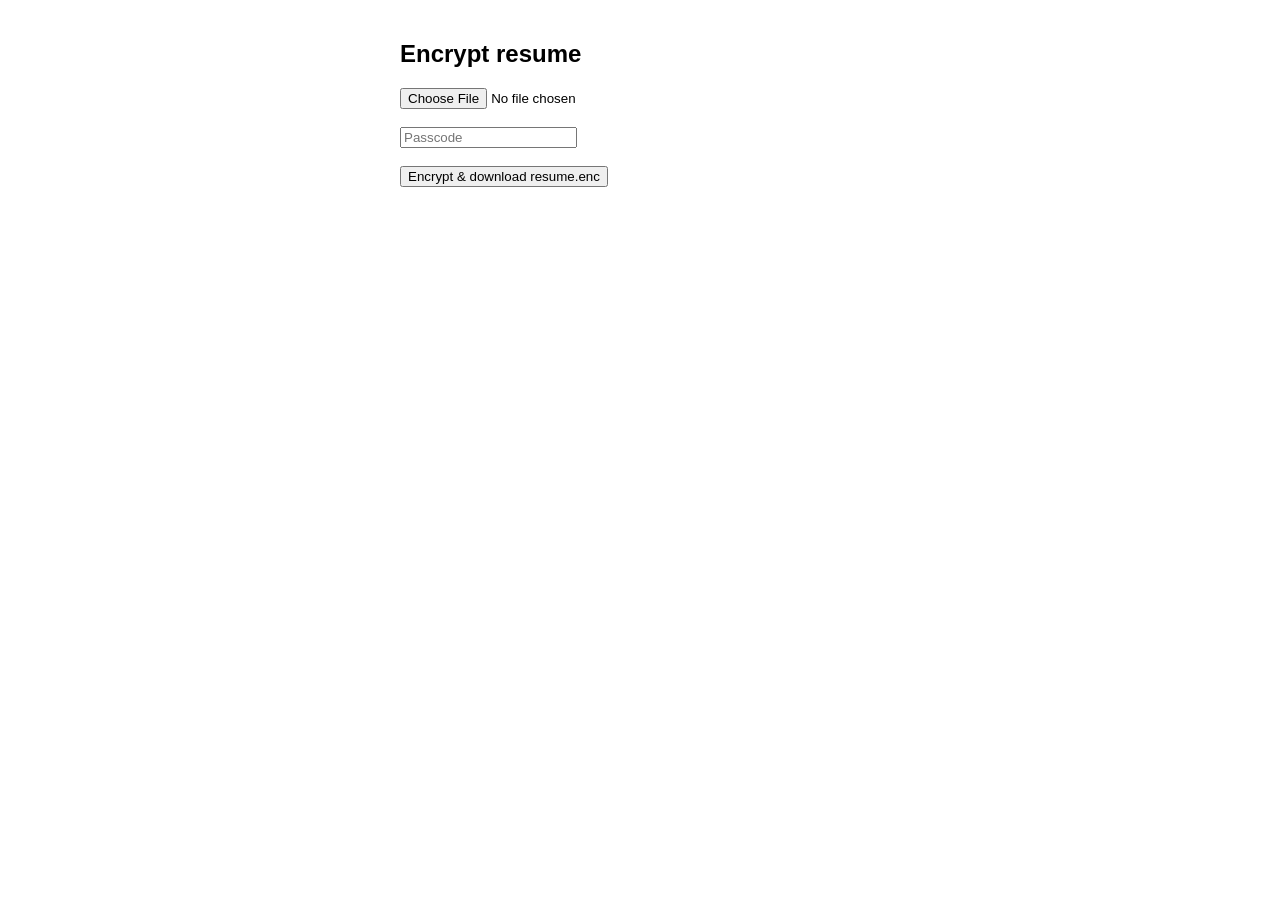
<file: encrypt.html>
<!DOCTYPE html>
<html>
<head><meta charset="UTF-8"><title>Encrypt resume</title></head>
<body style="font-family:Arial;max-width:480px;margin:40px auto">
<h2>Encrypt resume</h2>
<input type="file" id="f"><br><br>
<input type="text" id="p" placeholder="Passcode"><br><br>
<button id="go">Encrypt &amp; download resume.enc</button>
<p id="m"></p>
<script>
document.getElementById("go").onclick = async function () {
  const f = document.getElementById("f").files[0];
  const pass = document.getElementById("p").value;
  const m = document.getElementById("m");
  if (!f || !pass) { m.textContent = "Choose a file and enter a passcode."; return; }
  const enc = new TextEncoder();
  const name = enc.encode(f.name);
  const data = new Uint8Array(await f.arrayBuffer());
  const plain = new Uint8Array(2 + name.length + data.length);
  plain[0] = name.length >> 8; plain[1] = name.length & 255;
  plain.set(name, 2); plain.set(data, 2 + name.length);
  const salt = crypto.getRandomValues(new Uint8Array(16));
  const iv = crypto.getRandomValues(new Uint8Array(12));
  const km = await crypto.subtle.importKey("raw", enc.encode(pass), "PBKDF2", false, ["deriveKey"]);
  const key = await crypto.subtle.deriveKey({ name: "PBKDF2", salt: salt, iterations: 250000, hash: "SHA-256" }, km, { name: "AES-GCM", length: 256 }, false, ["encrypt"]);
  const ct = new Uint8Array(await crypto.subtle.encrypt({ name: "AES-GCM", iv: iv }, key, plain));
  const out = new Uint8Array(28 + ct.length);
  out.set(salt, 0); out.set(iv, 16); out.set(ct, 28);
  const a = document.createElement("a");
  a.href = URL.createObjectURL(new Blob([out]));
  a.download = "resume.enc";
  a.click();
  m.textContent = "Done. Copy resume.enc into your website folder.";
};
</script>
</body>
</html>
</file>
